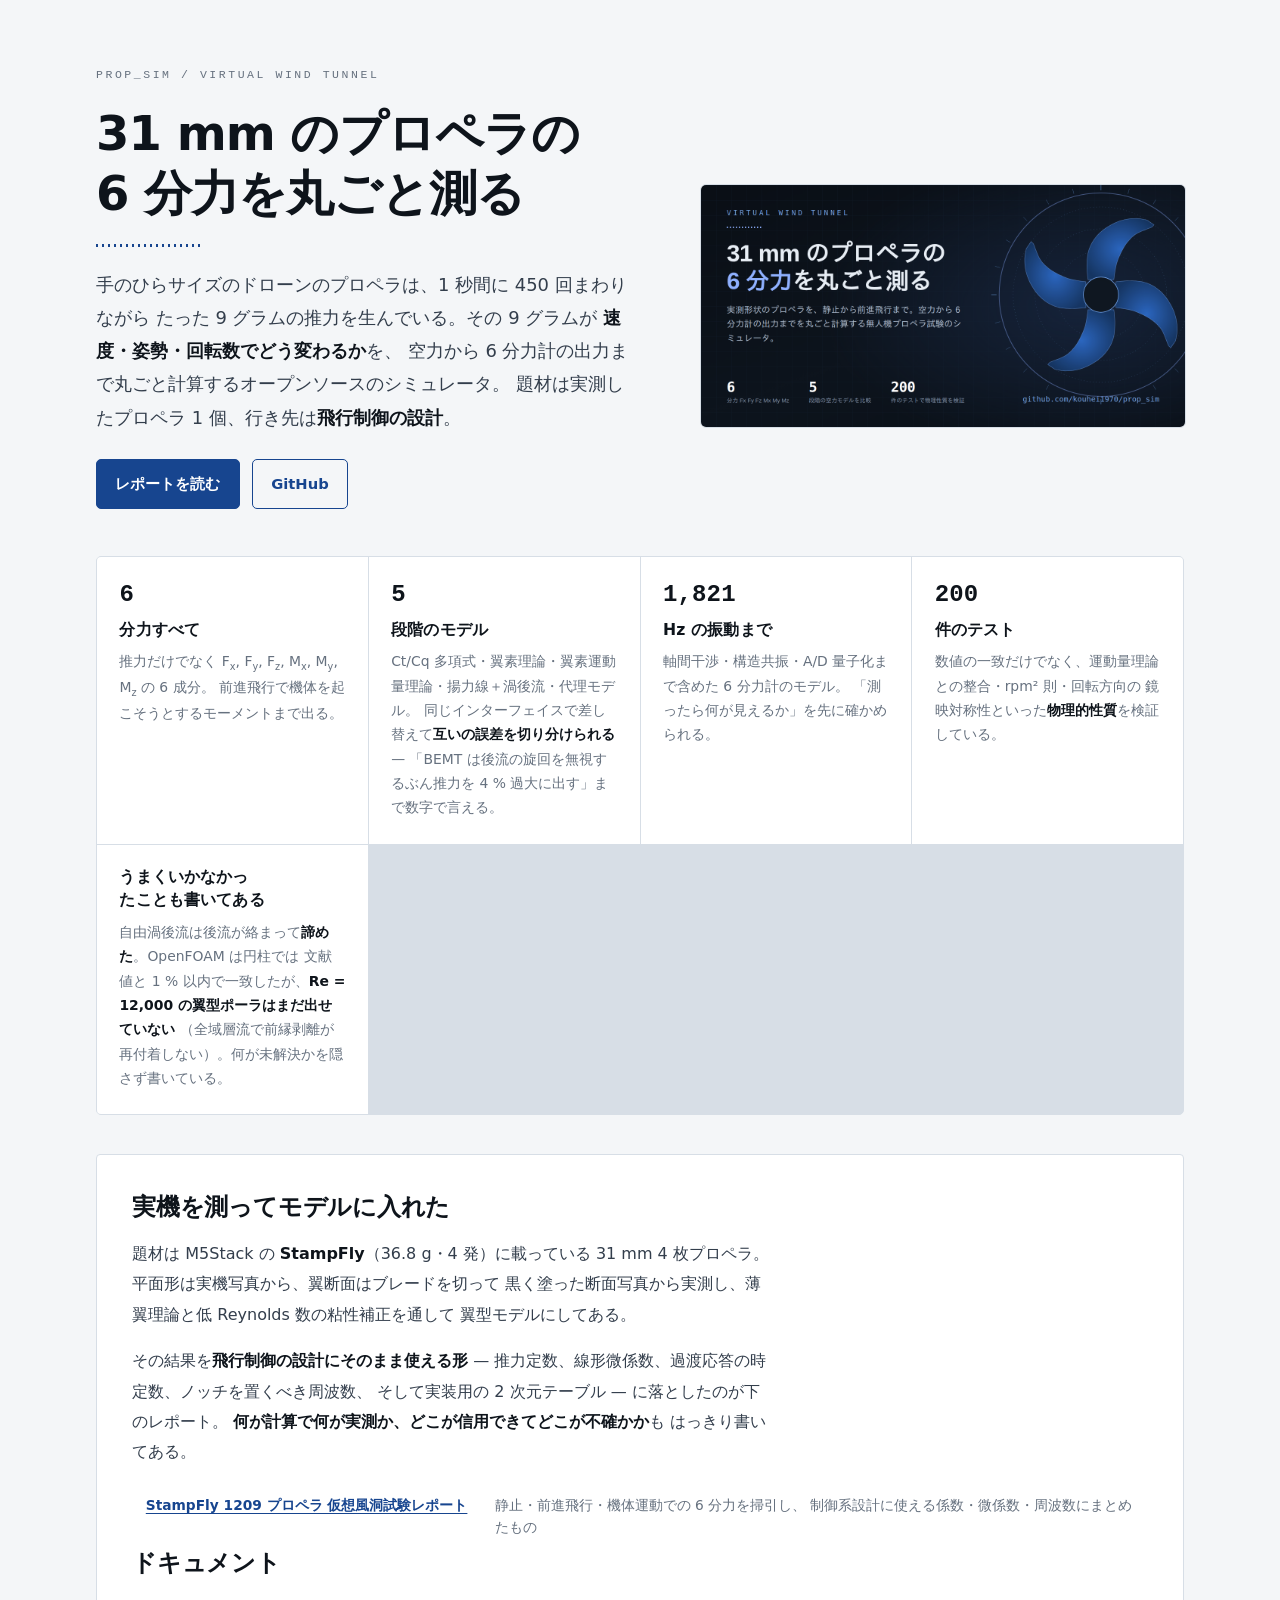
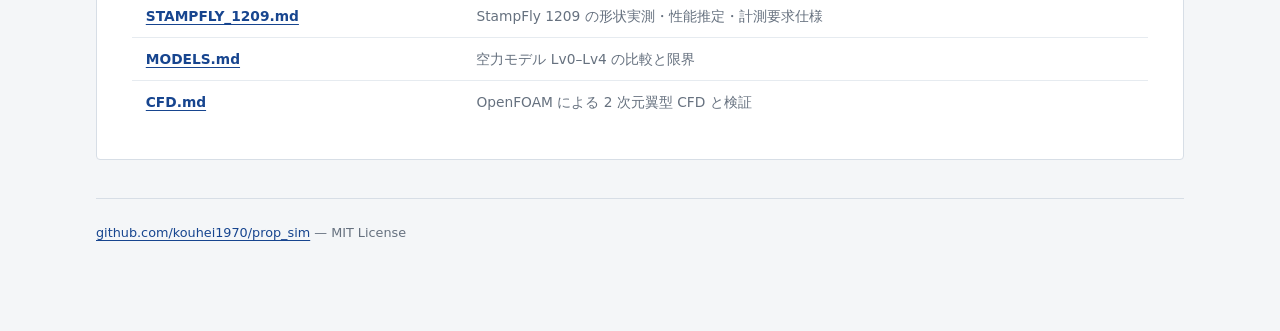
<file: docs/index.html>
<!doctype html>
<html lang="ja">
<head>
<meta charset="utf-8">
<meta name="viewport" content="width=device-width, initial-scale=1">
<title>prop_sim — 31 mm のプロペラの 6 分力を丸ごと測る</title>
<meta name="description" content="手のひらサイズのドローンのプロペラが生む 9 グラムの推力は、速度・姿勢・回転数でどう変わるのか。空力から 6 分力計の出力まで丸ごと計算するオープンソースのシミュレータ。">
<meta property="og:type" content="website">
<meta property="og:title" content="prop_sim — 31 mm のプロペラの 6 分力を丸ごと測る">
<meta property="og:description" content="手のひらサイズのドローンのプロペラが生む 9 グラムの推力は、速度・姿勢・回転数でどう変わるのか。空力から 6 分力計の出力まで丸ごと計算するオープンソースのシミュレータ。">
<meta property="og:image" content="https://kouhei1970.github.io/prop_sim/social/og-card.png">
<meta property="og:url" content="https://kouhei1970.github.io/prop_sim/">
<meta name="twitter:card" content="summary_large_image">
<meta name="twitter:image" content="https://kouhei1970.github.io/prop_sim/social/og-card.png">
<link rel="stylesheet" href="report/style.css">
<style>
  .hero { display:grid; grid-template-columns: minmax(0,1.15fr) minmax(0,1fr);
    gap: clamp(1.5rem,4vw,3rem); align-items:center; }
  @media (max-width: 780px) { .hero { grid-template-columns: minmax(0,1fr); } }
  .hero img { width:100%; height:auto; border-radius:6px;
    border:1px solid var(--rule); }
  .lede { font-size:1.12rem; line-height:1.85; color:var(--ink-2);
    max-width:34rem; }
  .cta { display:flex; flex-wrap:wrap; gap:.75rem; margin-top:1.6rem; }
  .btn { display:inline-block; padding:.62rem 1.15rem; border-radius:5px;
    font-size:.92rem; font-weight:700; text-decoration:none;
    border:1px solid var(--accent); color:var(--accent); }
  .btn.primary { background:var(--accent); color:var(--surface);
    border-color:var(--accent); }
  .cards { display:grid; gap:1px; background:var(--rule);
    grid-template-columns:repeat(auto-fit,minmax(15rem,1fr));
    border:1px solid var(--rule); border-radius:5px; overflow:hidden; }
  .card { background:var(--surface); padding:1.35rem 1.4rem 1.5rem; }
  .card h3 { margin:0 0 .5rem; font-size:.98rem; }
  .card p { margin:0; font-size:.87rem; line-height:1.75; color:var(--muted);
    max-width:none; }
  .card .num { font-family:var(--mono); font-size:1.5rem; font-weight:600;
    color:var(--ink); display:block; margin-bottom:.35rem;
    font-variant-numeric:tabular-nums; }
</style>
</head>
<body>
<main class="wrap">

<header class="masthead">
  <p class="eyebrow">prop_sim / virtual wind tunnel</p>
  <div class="hero">
    <div>
      <h1>31&nbsp;mm のプロペラの<br>6 分力を丸ごと測る</h1>
      <p class="lede">
        手のひらサイズのドローンのプロペラは、1 秒間に 450 回まわりながら
        たった 9 グラムの推力を生んでいる。その 9 グラムが
        <strong>速度・姿勢・回転数でどう変わるか</strong>を、
        空力から 6 分力計の出力まで丸ごと計算するオープンソースのシミュレータ。
        題材は実測したプロペラ 1 個、行き先は<strong>飛行制御の設計</strong>。
      </p>
      <div class="cta">
        <a class="btn primary" href="report/">レポートを読む</a>
        <a class="btn" href="https://github.com/kouhei1970/prop_sim">GitHub</a>
      </div>
    </div>
    <img src="social/og-card.png" alt="prop_sim">
  </div>
</header>

<section class="cards">
  <div class="card">
    <h3><span class="num">6</span>分力すべて</h3>
    <p>推力だけでなく F<sub>x</sub>, F<sub>y</sub>, F<sub>z</sub>,
       M<sub>x</sub>, M<sub>y</sub>, M<sub>z</sub> の 6 成分。
       前進飛行で機体を起こそうとするモーメントまで出る。</p>
  </div>
  <div class="card">
    <h3><span class="num">5</span>段階のモデル</h3>
    <p>Ct/Cq 多項式・翼素理論・翼素運動量理論・揚力線＋渦後流・代理モデル。
       同じインターフェイスで差し替えて<strong>互いの誤差を切り分けられる</strong>
       — 「BEMT は後流の旋回を無視するぶん推力を 4 % 過大に出す」まで数字で言える。</p>
  </div>
  <div class="card">
    <h3><span class="num">1,821</span>Hz の振動まで</h3>
    <p>軸間干渉・構造共振・A/D 量子化まで含めた 6 分力計のモデル。
       「測ったら何が見えるか」を先に確かめられる。</p>
  </div>
  <div class="card">
    <h3><span class="num">200</span>件のテスト</h3>
    <p>数値の一致だけでなく、運動量理論との整合・rpm² 則・回転方向の
       鏡映対称性といった<strong>物理的性質</strong>を検証している。</p>
  </div>
  <div class="card">
    <h3>うまくいかなかったことも書いてある</h3>
    <p>自由渦後流は後流が絡まって<strong>諦めた</strong>。OpenFOAM は円柱では
       文献値と 1 % 以内で一致したが、<strong>Re = 12,000 の翼型ポーラはまだ出せていない</strong>
       （全域層流で前縁剥離が再付着しない）。何が未解決かを隠さず書いている。</p>
  </div>
</section>

<section class="panel">
  <h2>実機を測ってモデルに入れた</h2>
  <p>
    題材は M5Stack の <strong>StampFly</strong>（36.8&nbsp;g・4 発）に載っている
    31&nbsp;mm 4 枚プロペラ。平面形は実機写真から、翼断面はブレードを切って
    黒く塗った断面写真から実測し、薄翼理論と低 Reynolds 数の粘性補正を通して
    翼型モデルにしてある。
  </p>
  <p>
    その結果を<strong>飛行制御の設計にそのまま使える形</strong>
    — 推力定数、線形微係数、過渡応答の時定数、ノッチを置くべき周波数、
    そして実装用の 2 次元テーブル — に落としたのが下のレポート。
    <strong>何が計算で何が実測か、どこが信用できてどこが不確かか</strong>も
    はっきり書いてある。
  </p>
  <table class="data wide">
    <tbody>
      <tr><th><a href="report/">StampFly 1209 プロペラ 仮想風洞試験レポート</a></th>
          <td>静止・前進飛行・機体運動での 6 分力を掃引し、
              制御系設計に使える係数・微係数・周波数にまとめたもの</td></tr>
    </tbody>
  </table>
  <h2>ドキュメント</h2>
  <table class="data wide">
    <tbody>
      <tr><th><a href="https://github.com/kouhei1970/prop_sim/blob/main/docs/STAMPFLY_1209.md">STAMPFLY_1209.md</a></th>
          <td>StampFly 1209 の形状実測・性能推定・計測要求仕様</td></tr>
      <tr><th><a href="https://github.com/kouhei1970/prop_sim/blob/main/docs/MODELS.md">MODELS.md</a></th>
          <td>空力モデル Lv0–Lv4 の比較と限界</td></tr>
      <tr><th><a href="https://github.com/kouhei1970/prop_sim/blob/main/docs/CFD.md">CFD.md</a></th>
          <td>OpenFOAM による 2 次元翼型 CFD と検証</td></tr>
    </tbody>
  </table>
</section>

<footer class="colophon">
  <p><a href="https://github.com/kouhei1970/prop_sim">github.com/kouhei1970/prop_sim</a> — MIT License</p>
</footer>
</main>
</body>
</html>
</file>
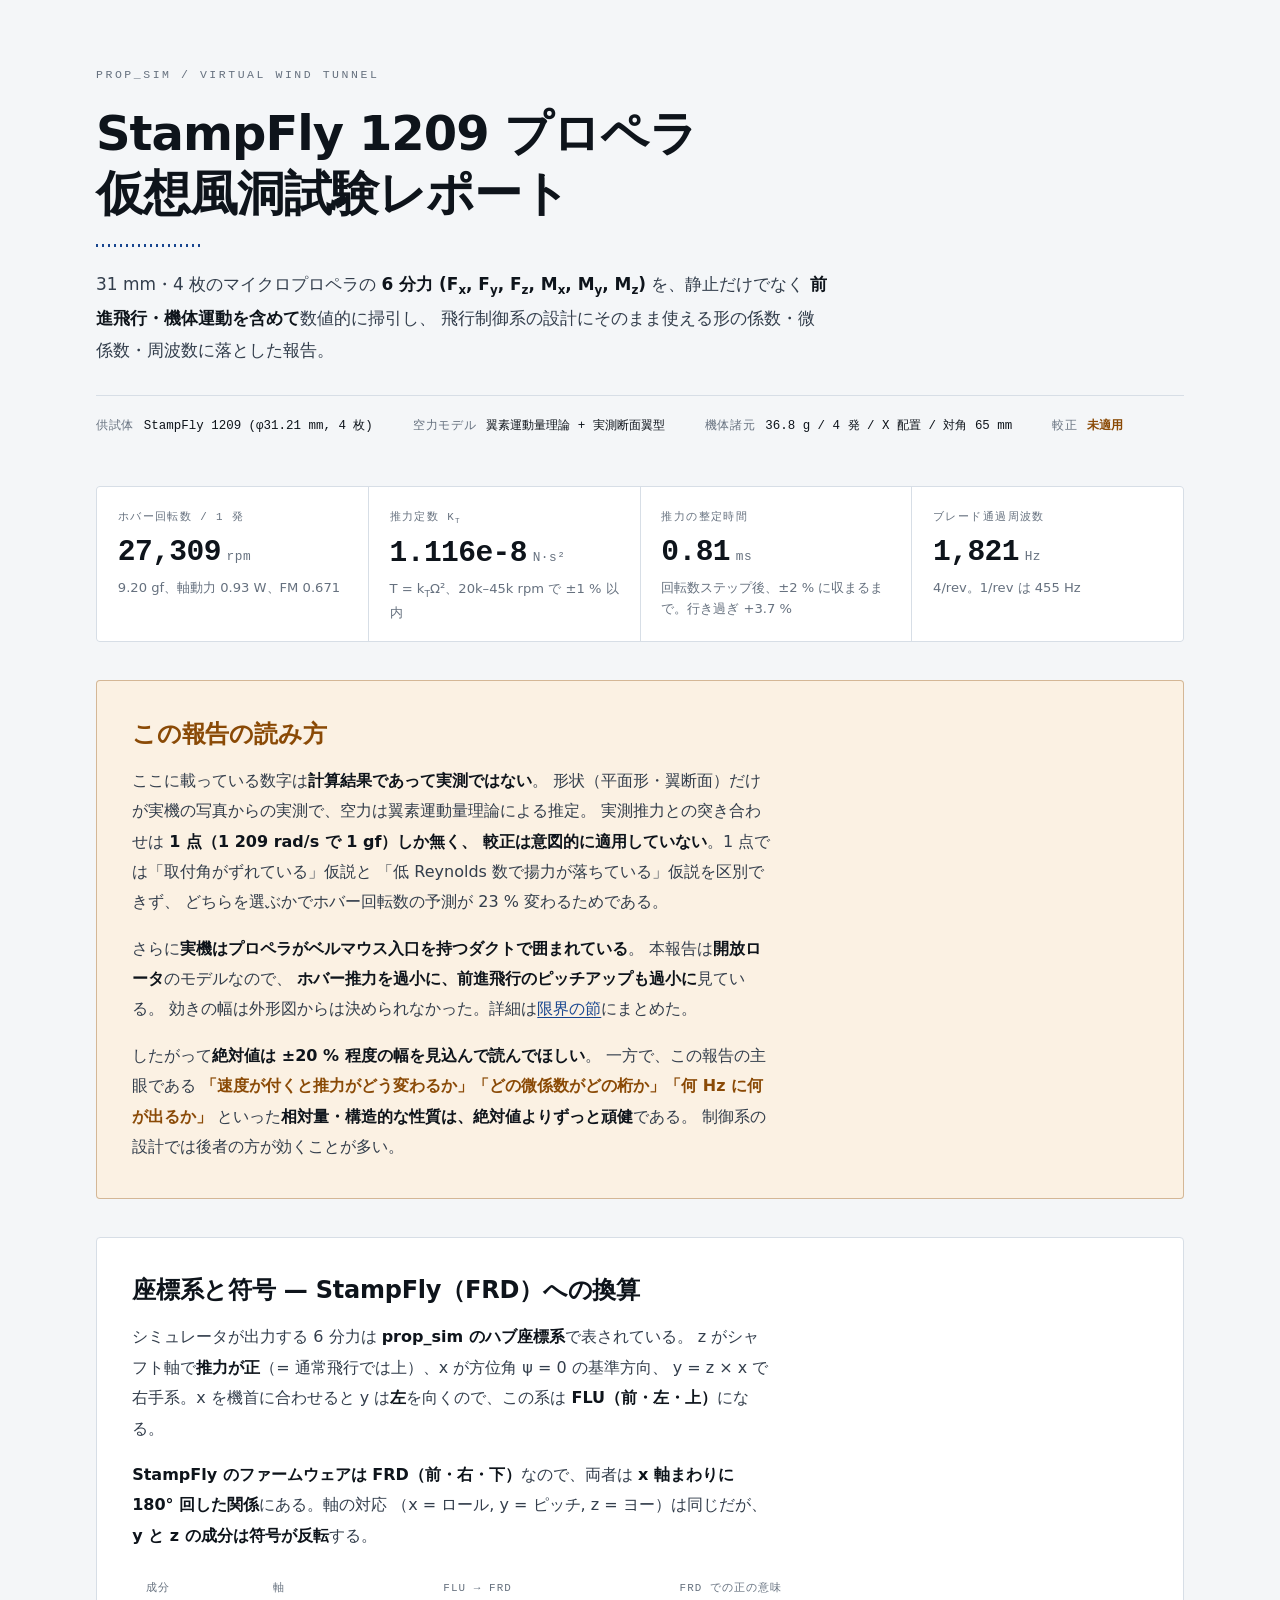
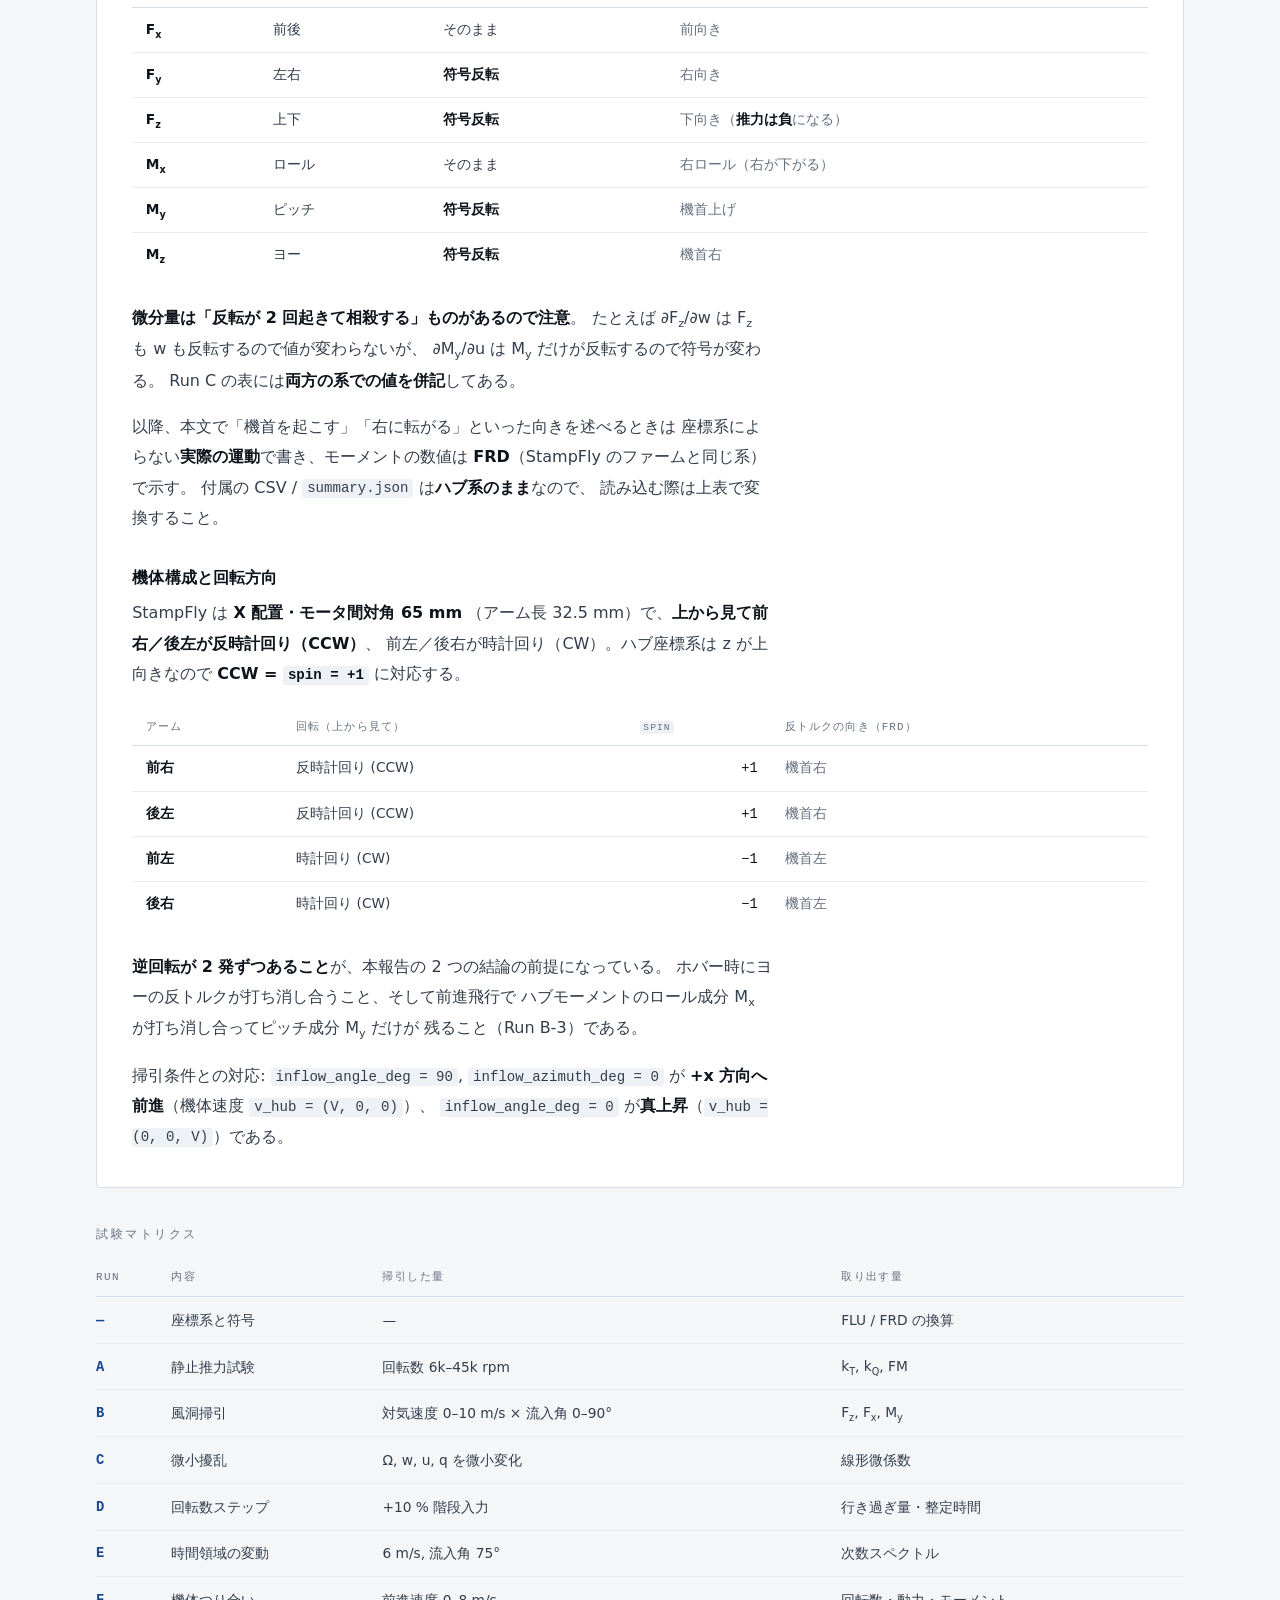
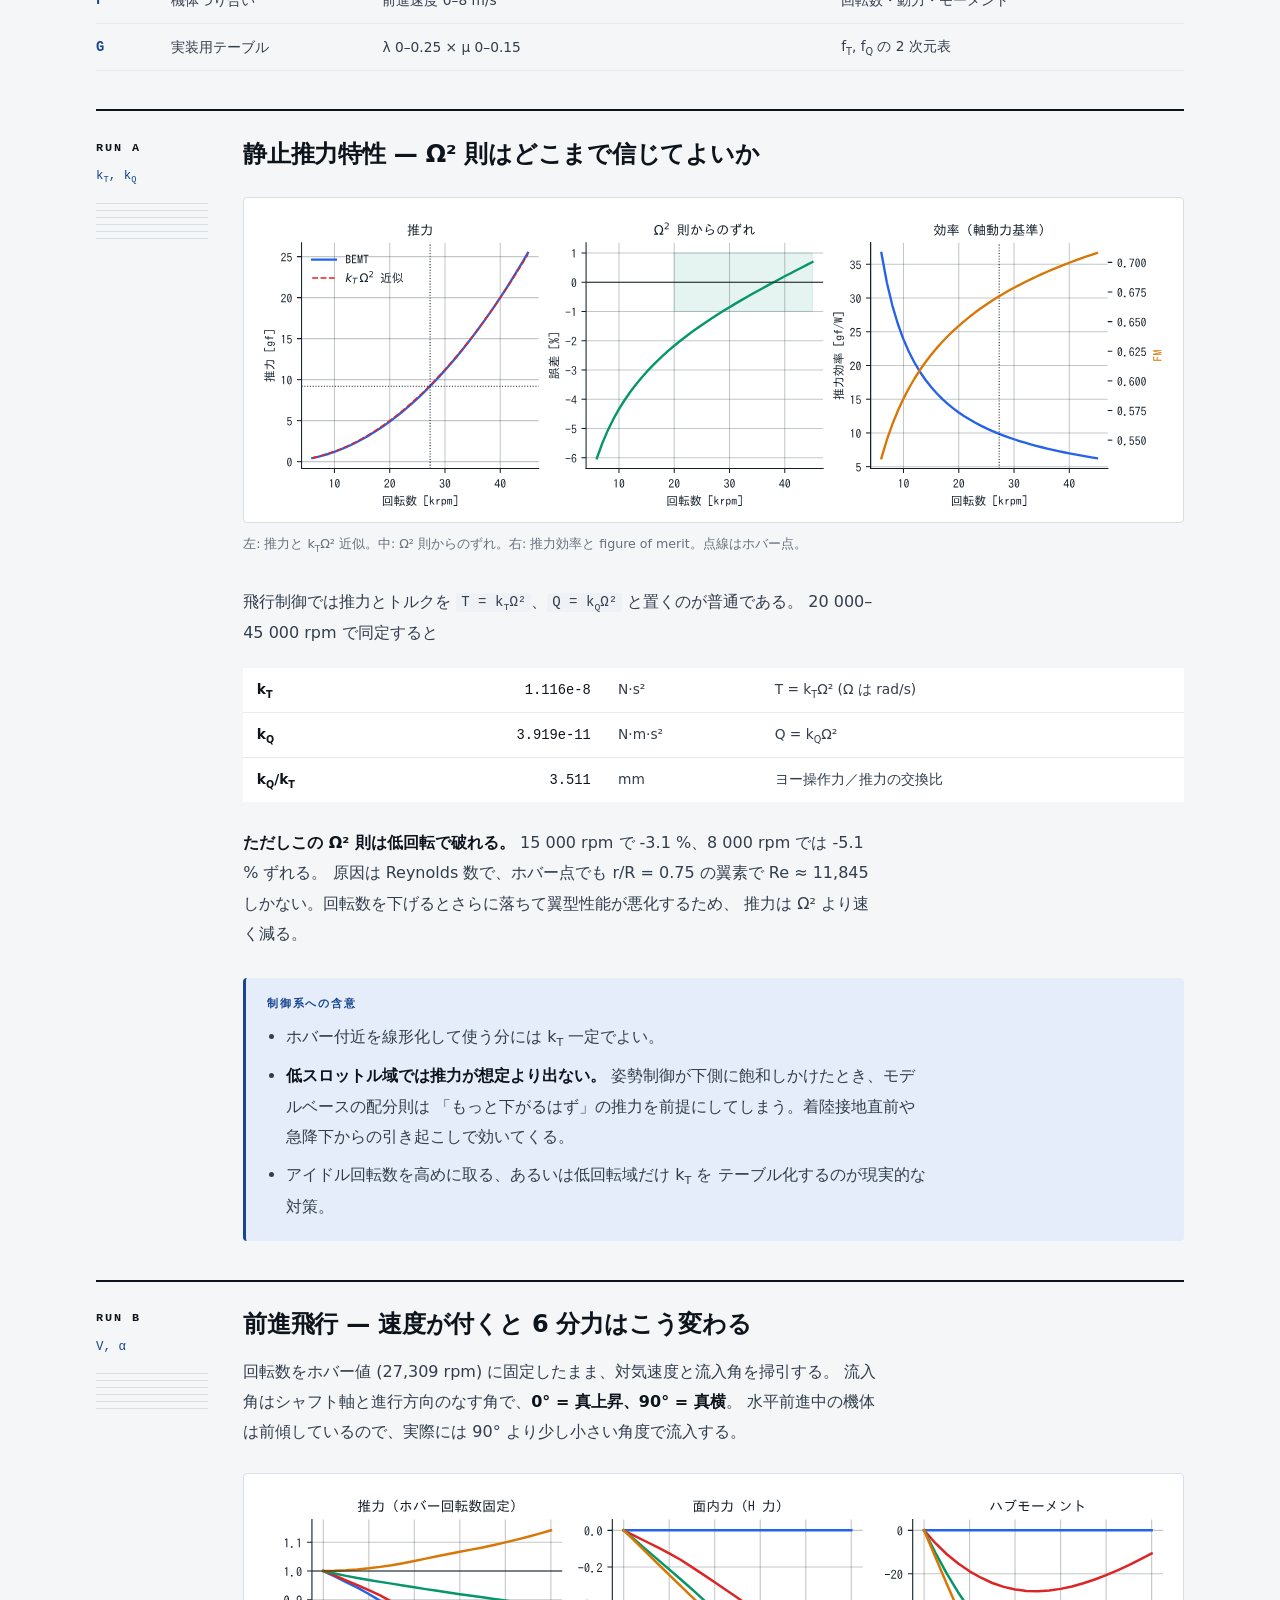
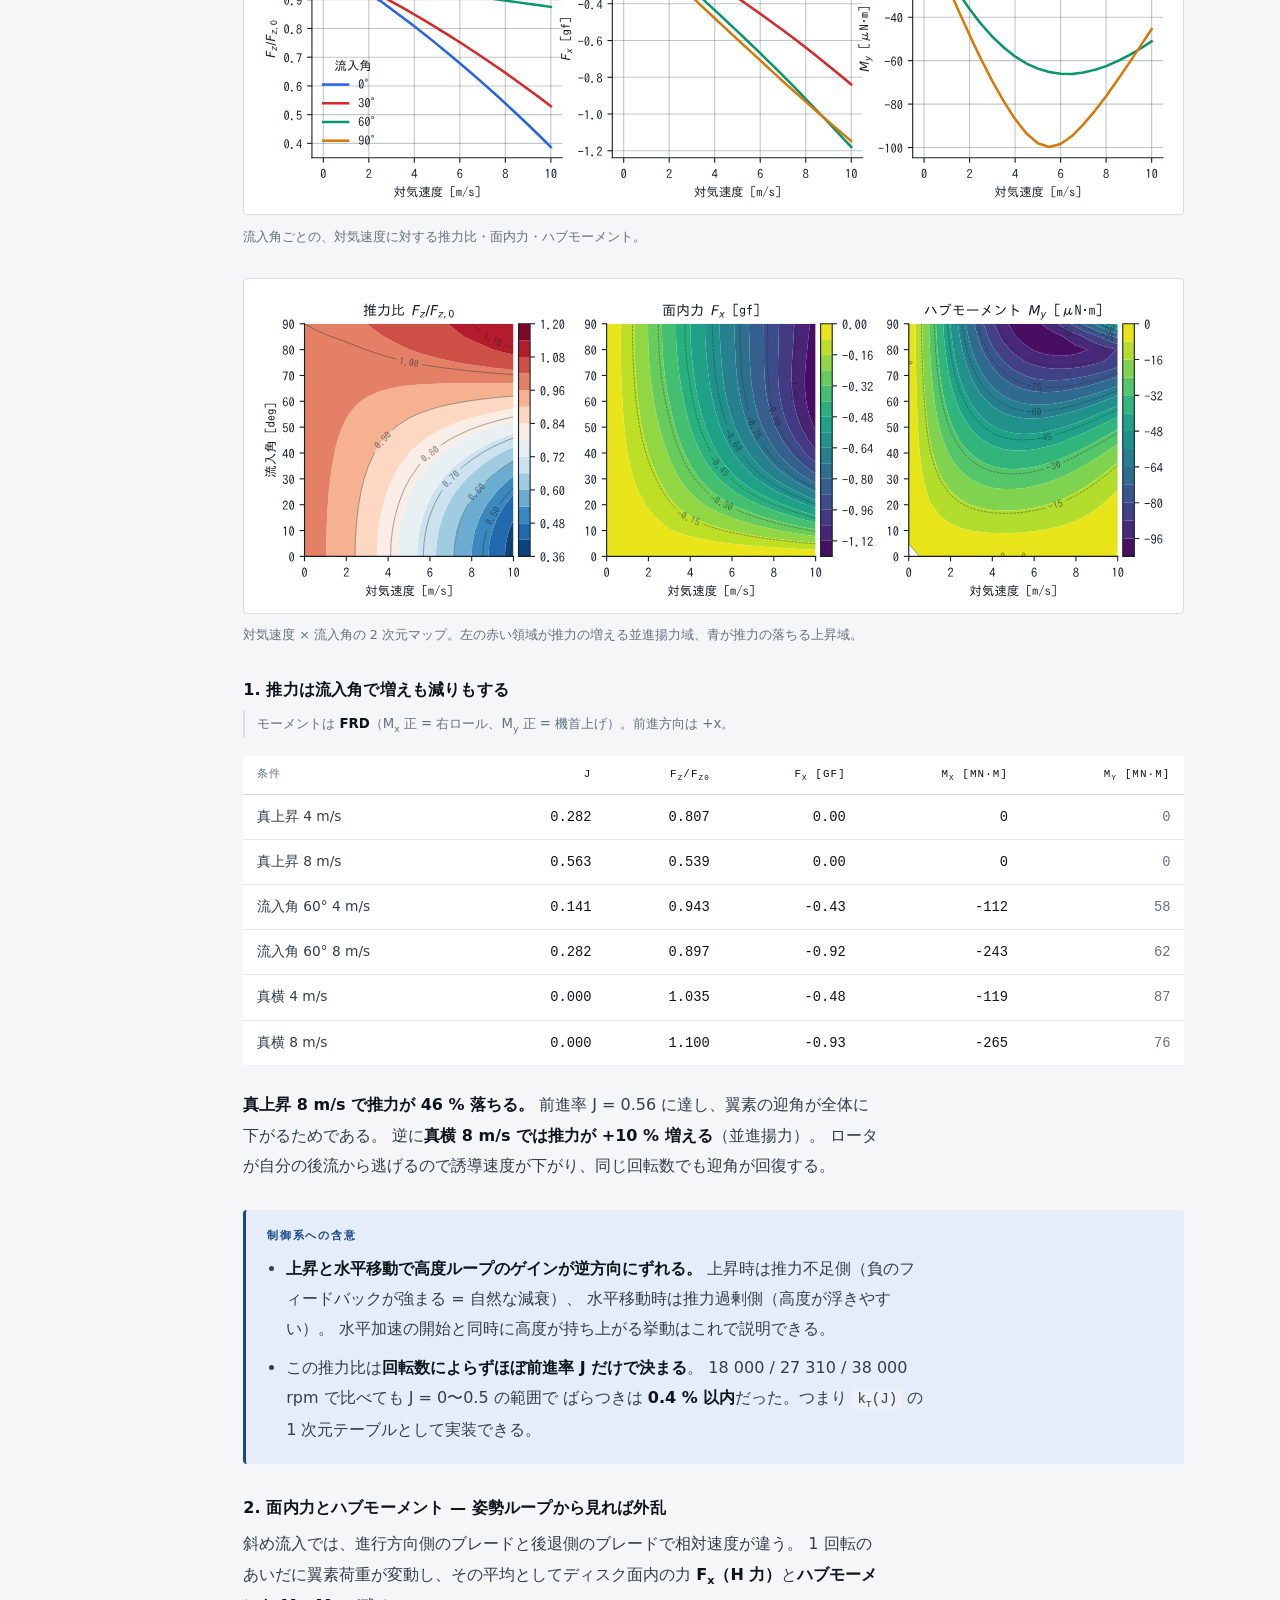
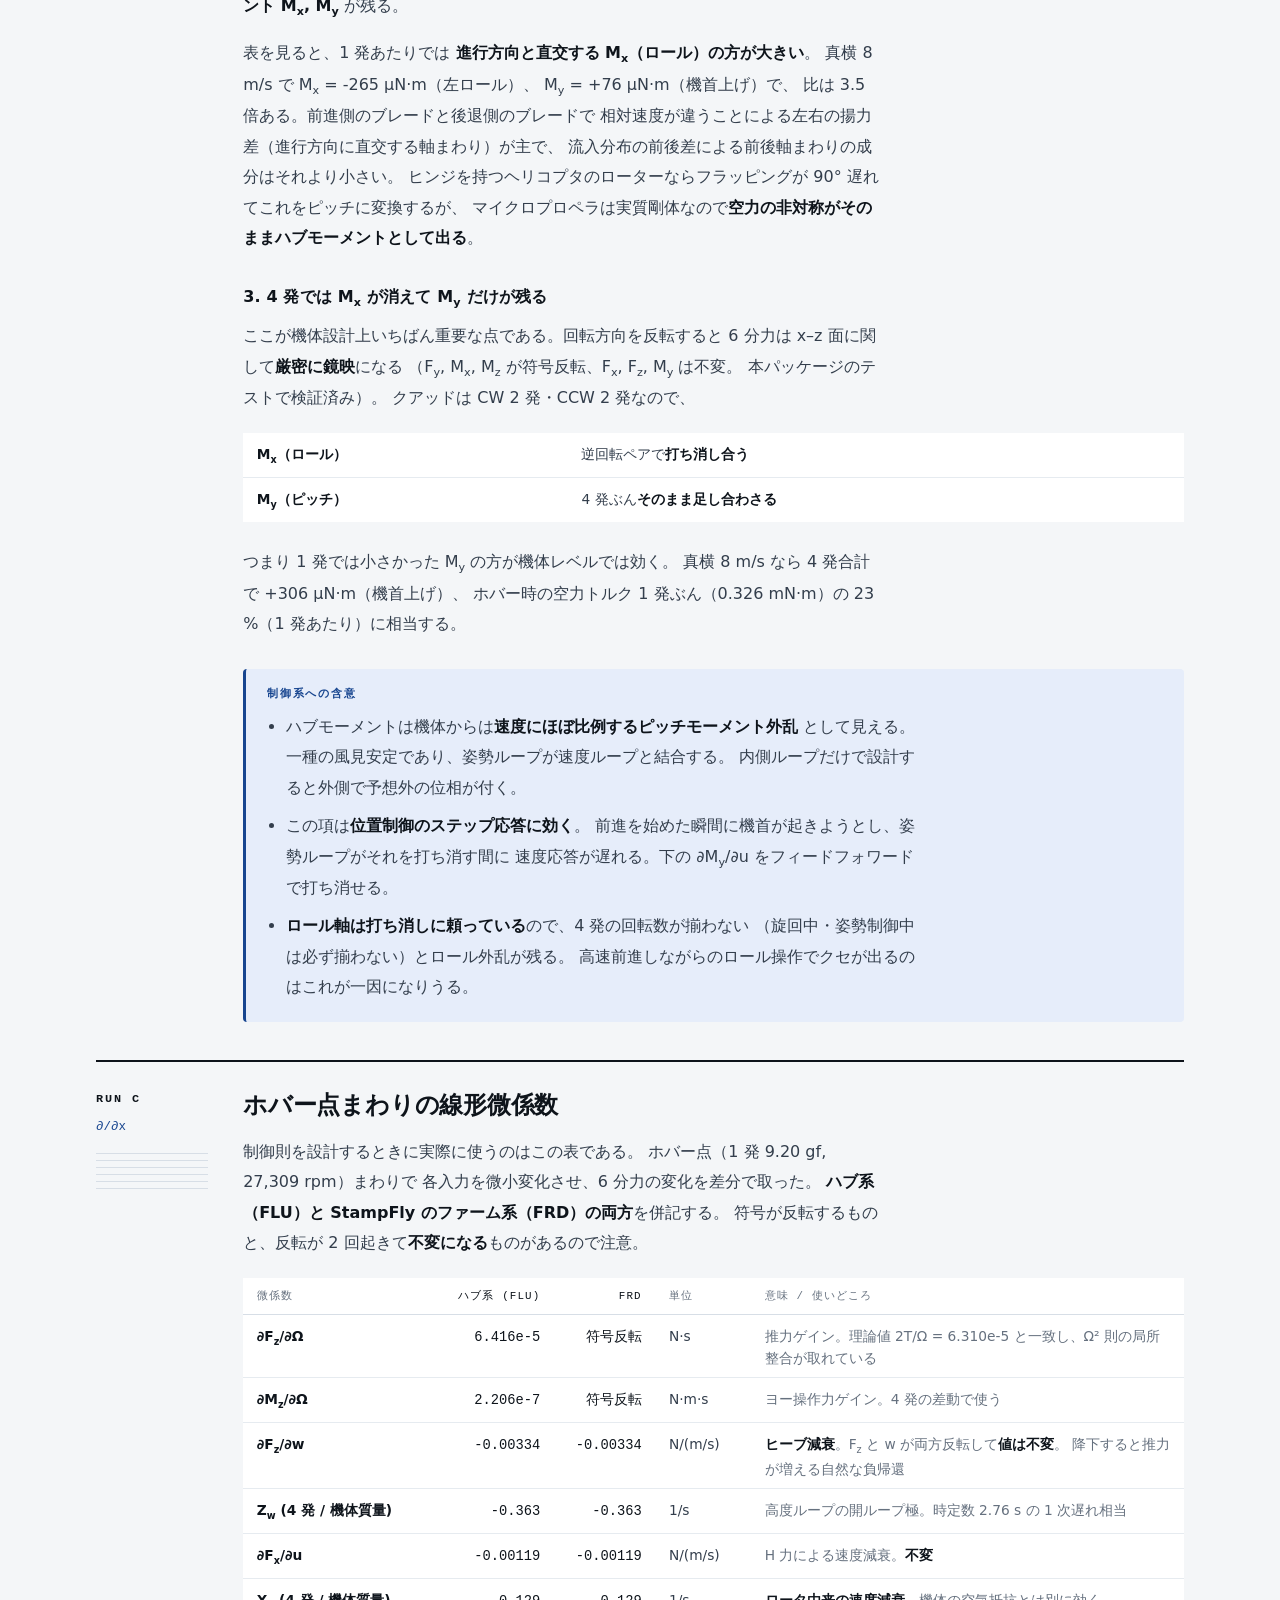
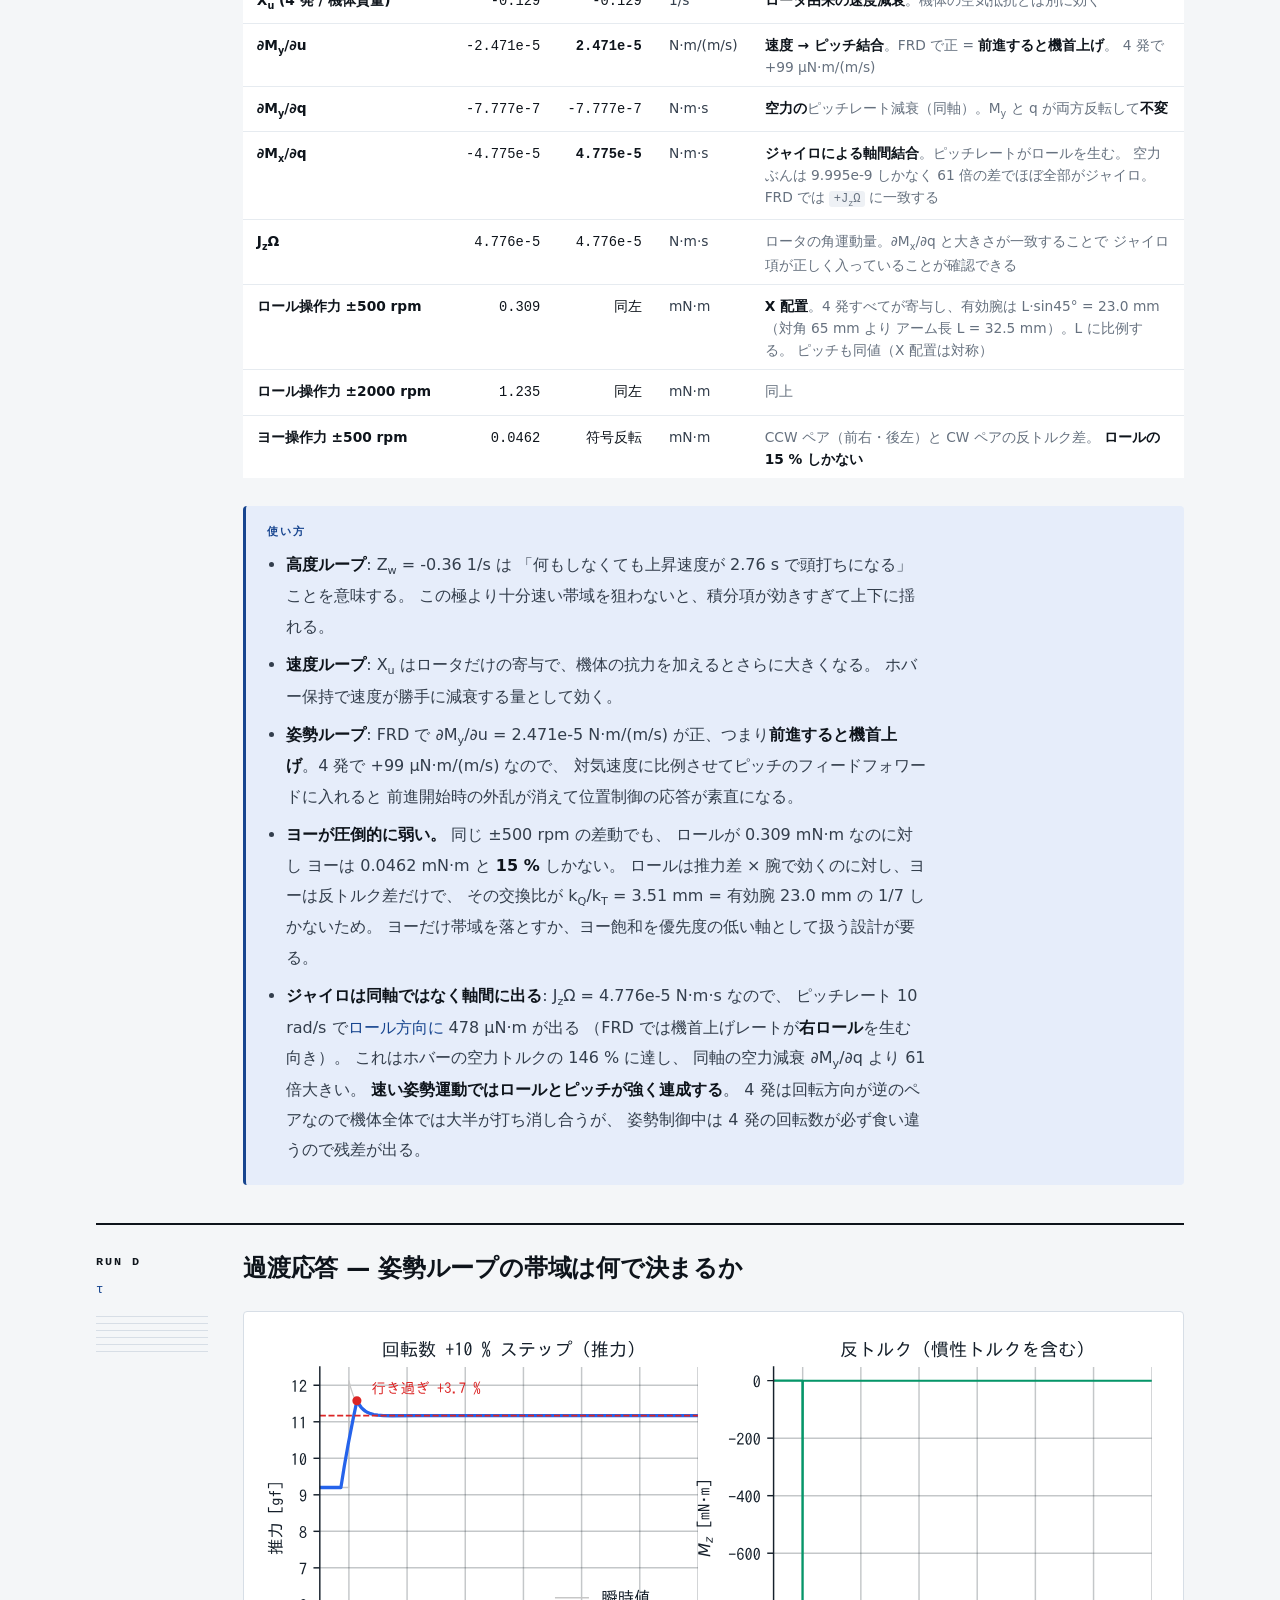
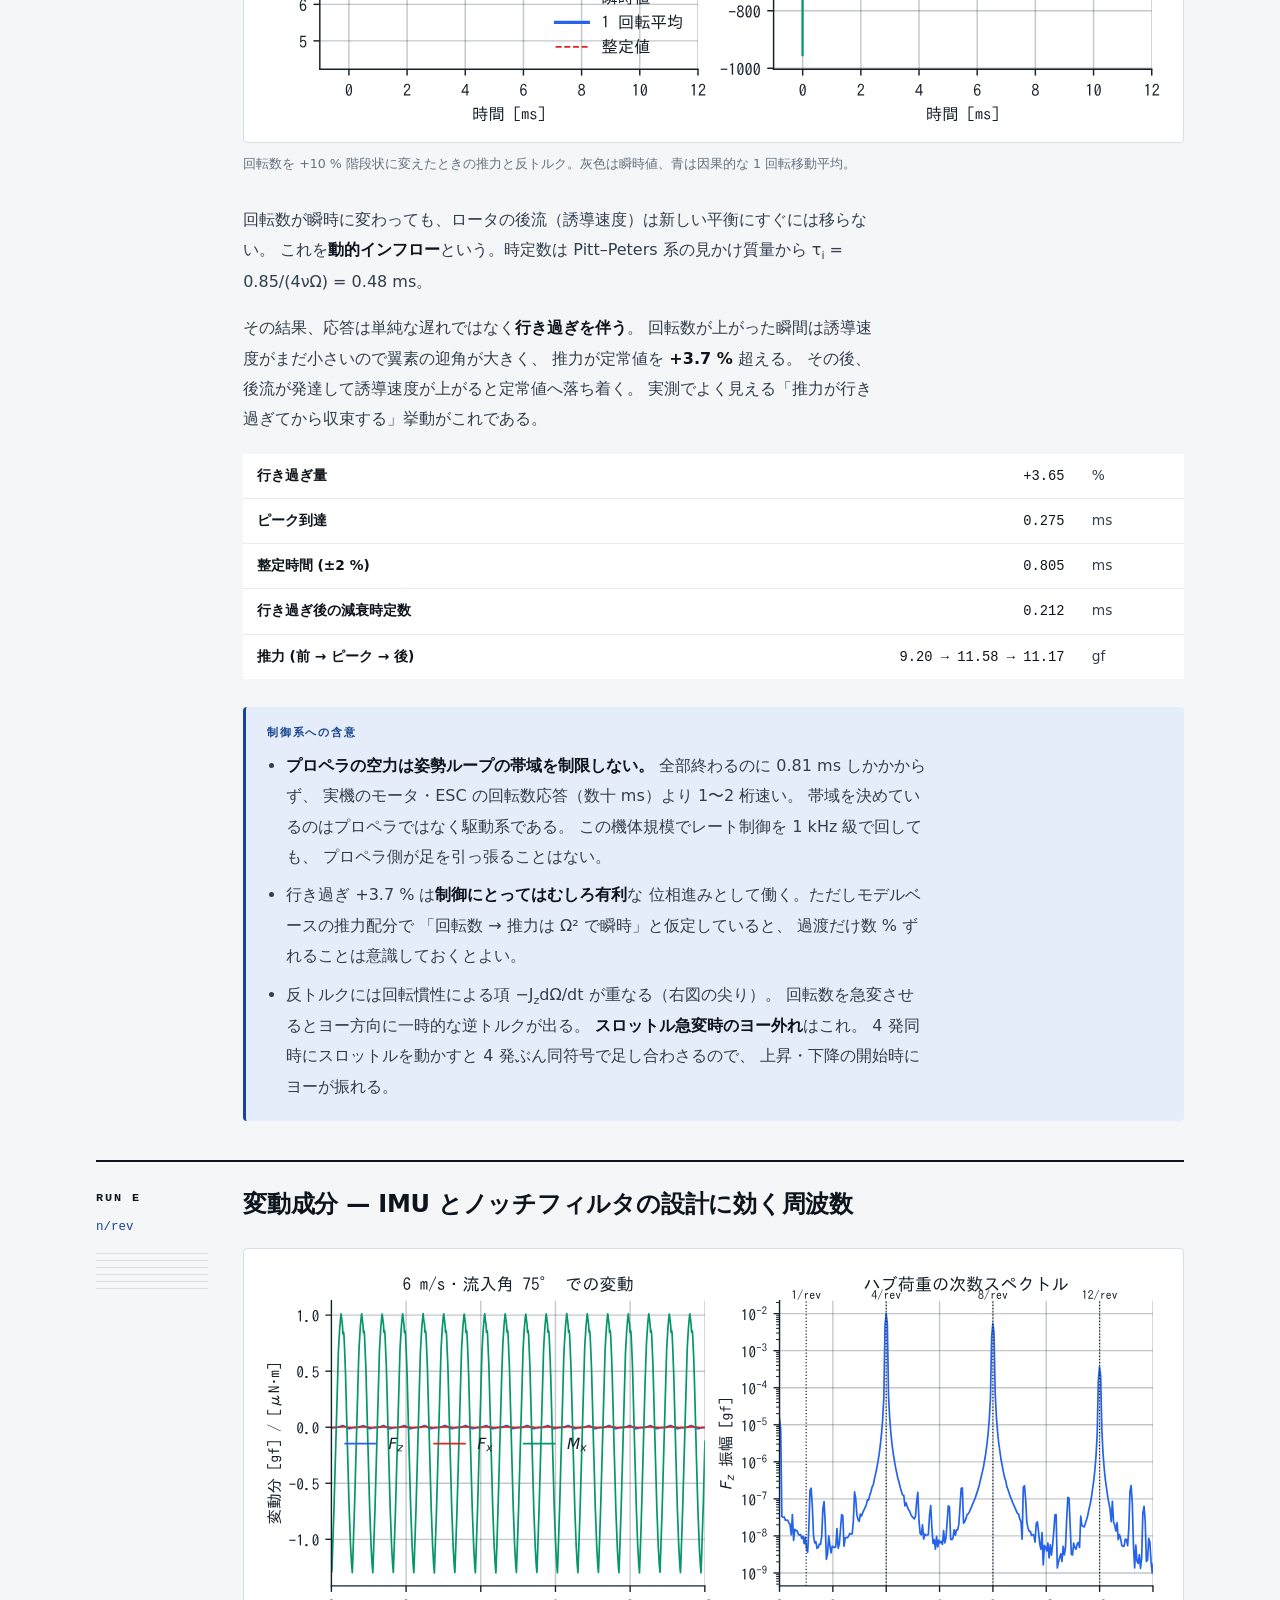
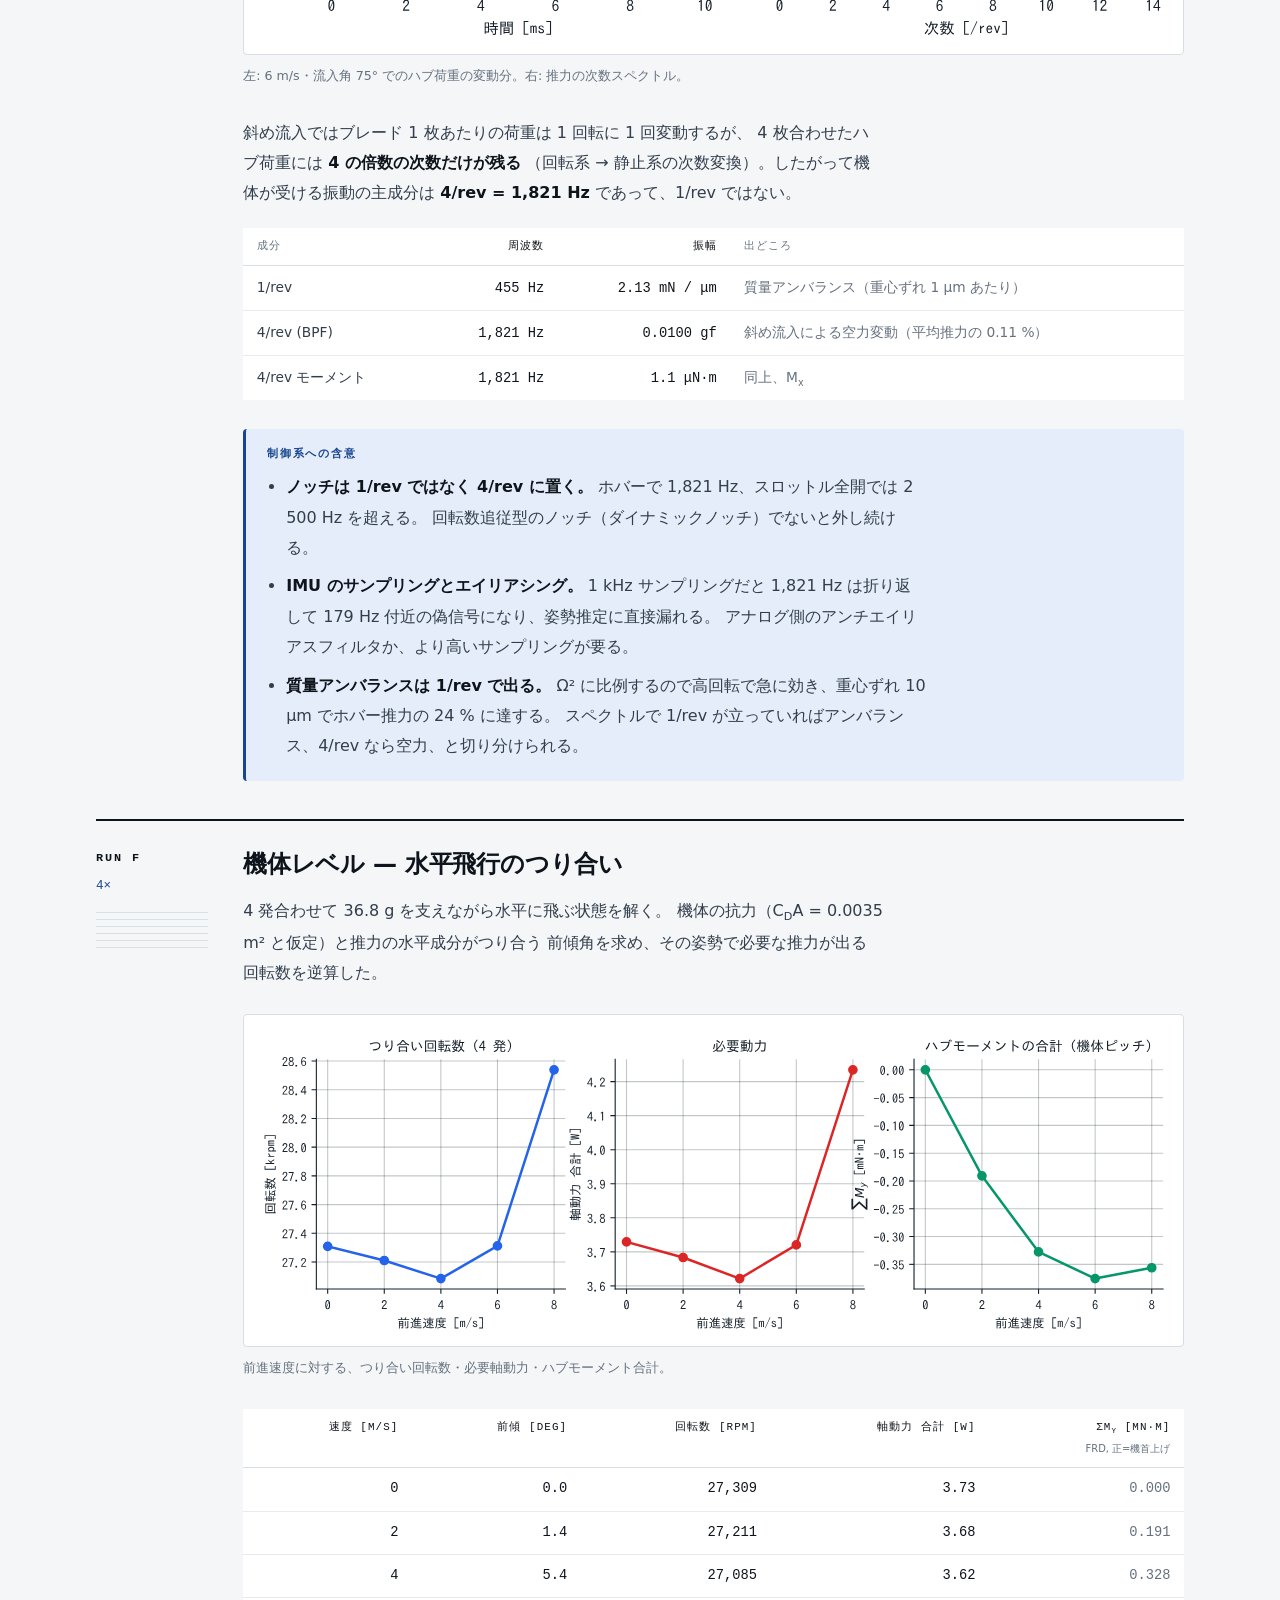
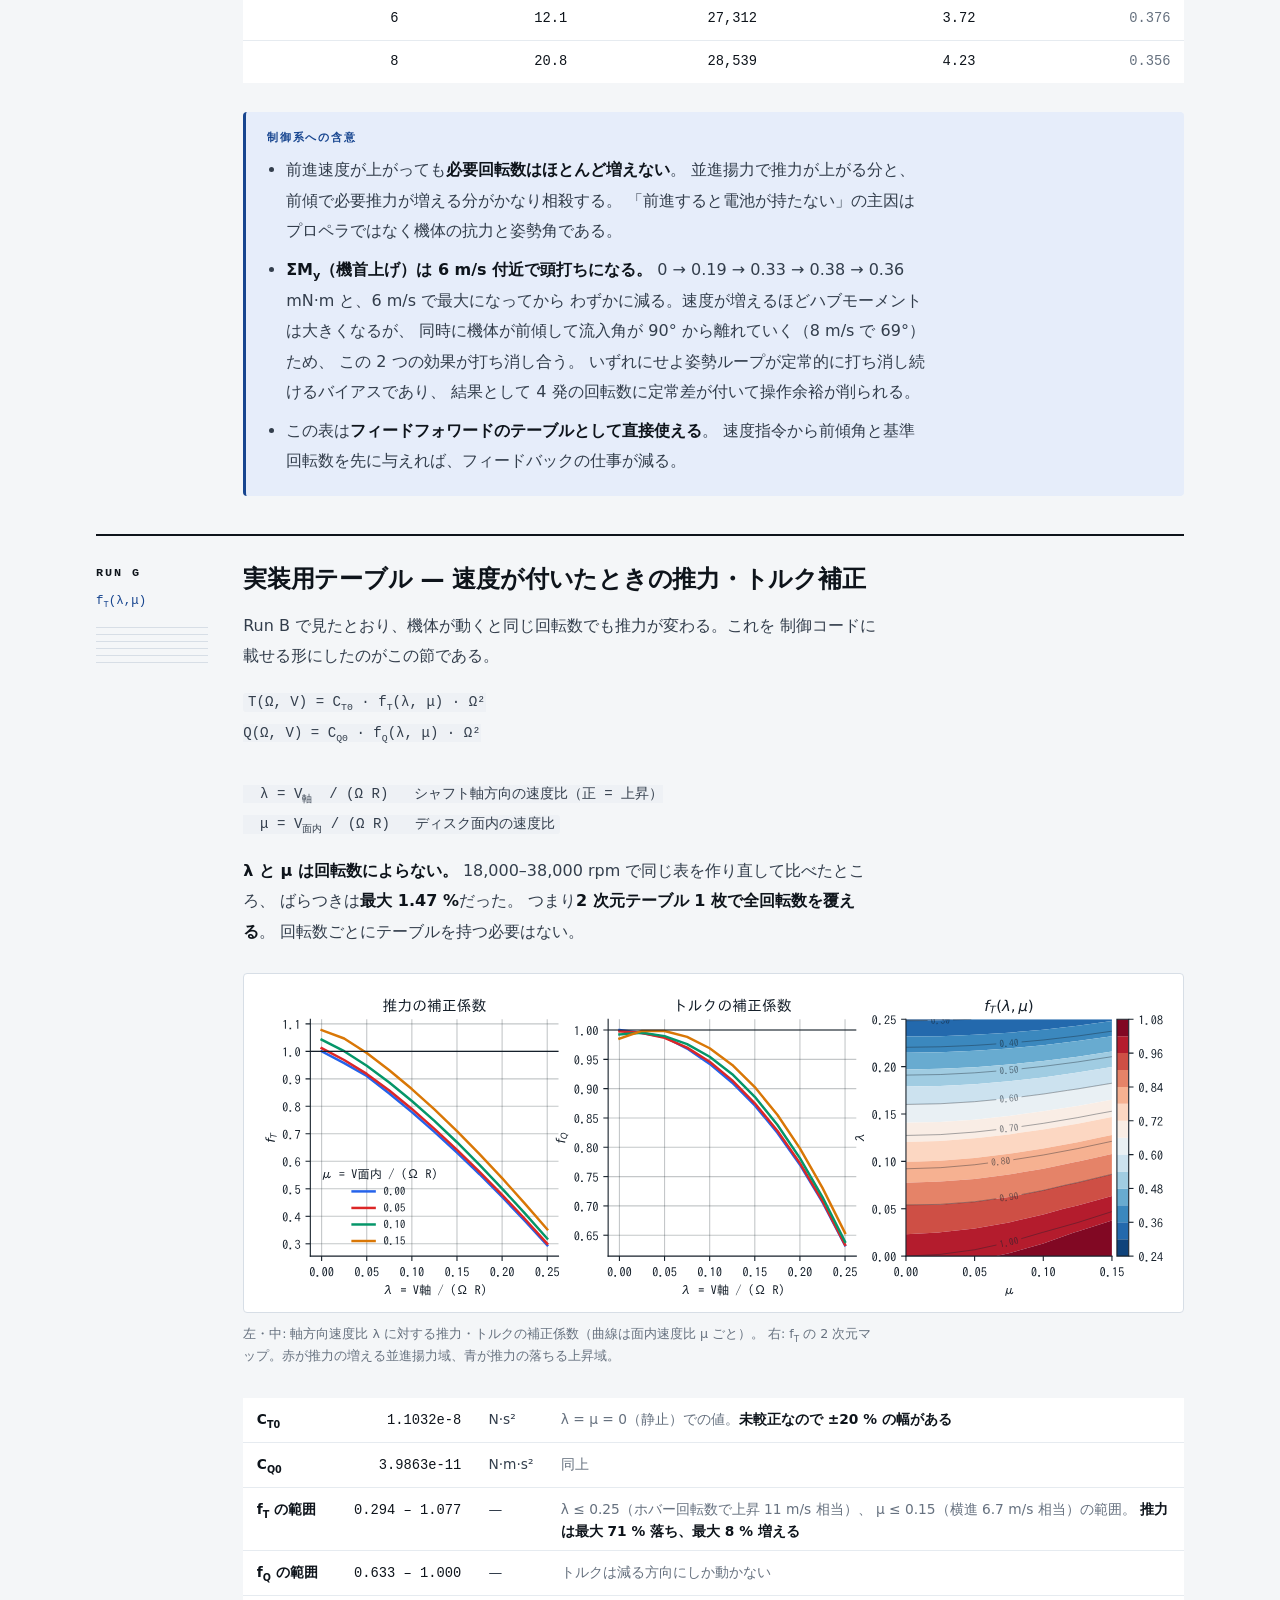
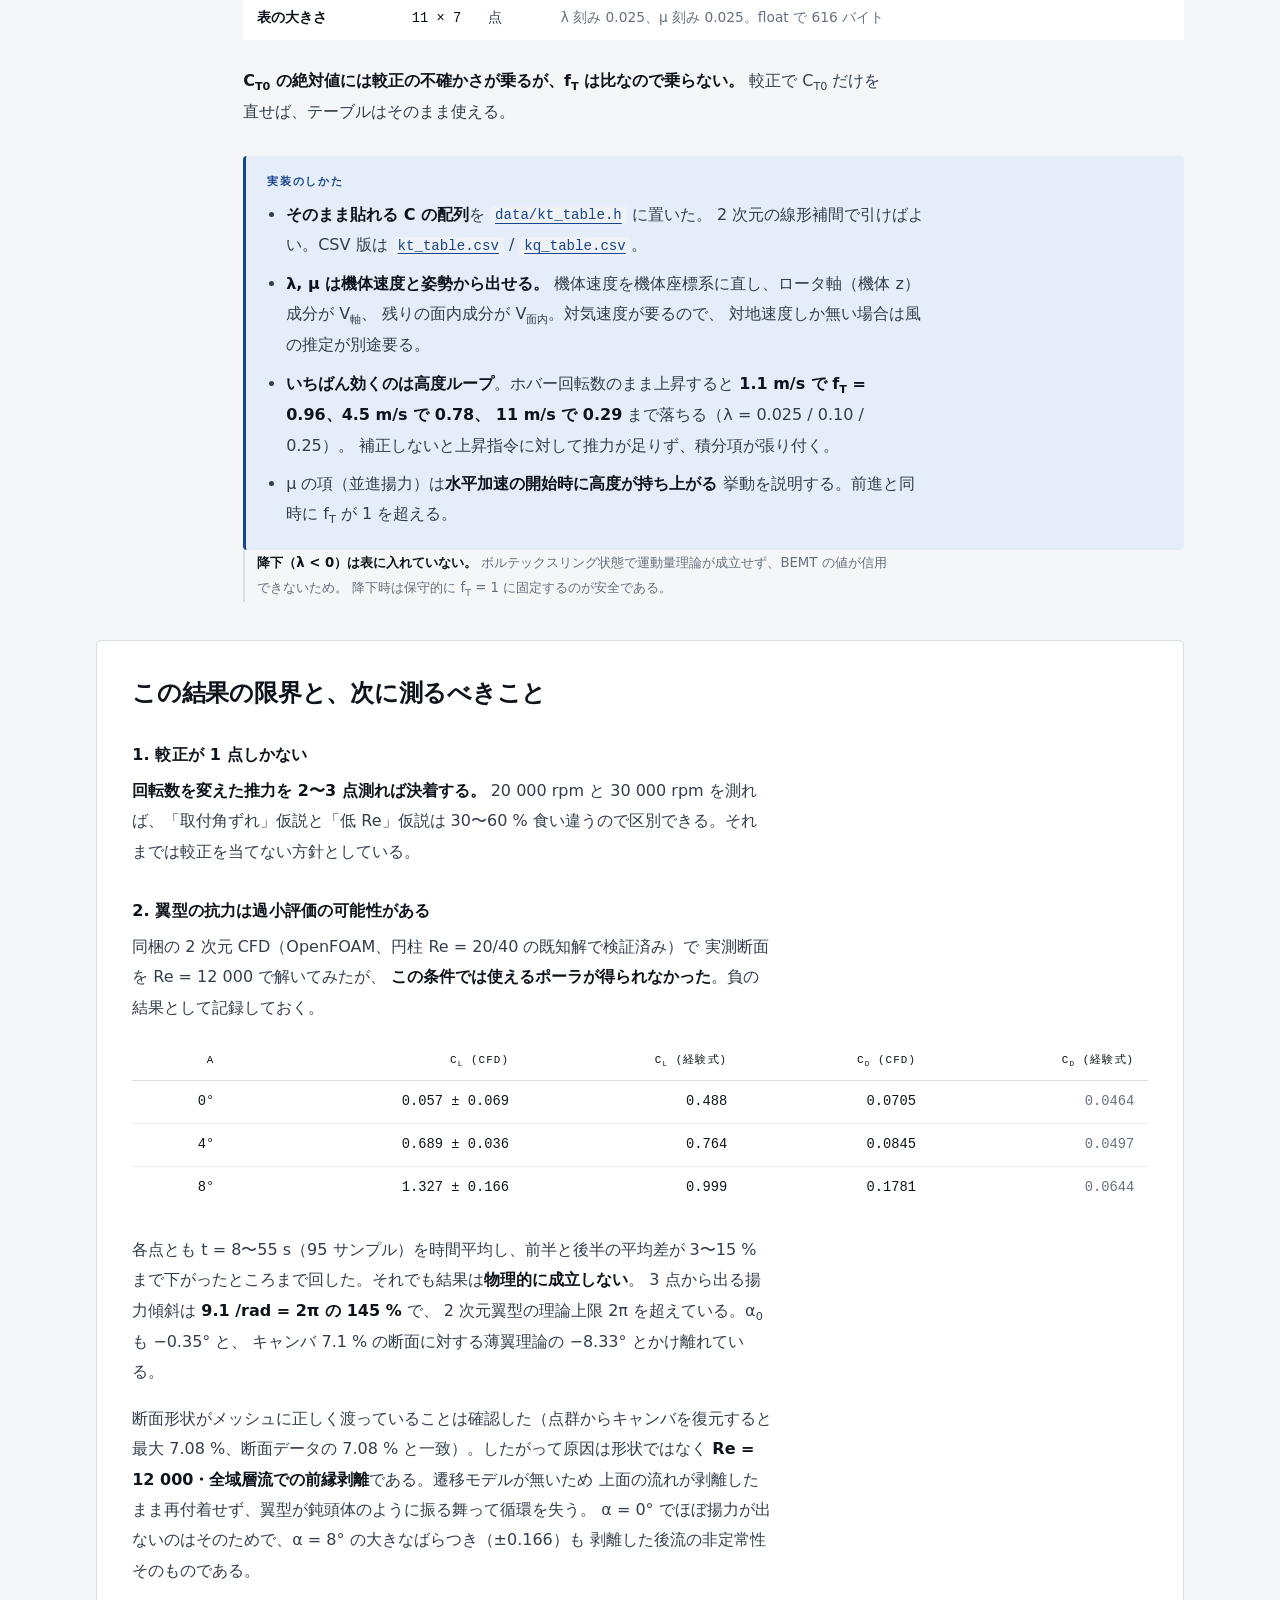
<file: docs/report/index.html>
<!doctype html>
<html lang="ja">
<head>
<meta charset="utf-8">
<meta name="viewport" content="width=device-width, initial-scale=1">
<title>StampFly 1209 プロペラ 仮想風洞試験レポート</title>
<meta name="description" content="31 mm 4 枚マイクロプロペラの 6 分力を静止・前進飛行・機体運動について数値掃引し、飛行制御系の設計に使える係数・微係数・周波数にまとめた報告。">
<meta property="og:title" content="StampFly 1209 プロペラ 仮想風洞試験レポート">
<meta property="og:description" content="31 mm 4 枚マイクロプロペラの 6 分力を静止・前進飛行・機体運動について数値掃引し、飛行制御系の設計に使える係数・微係数・周波数にまとめた報告。">
<meta property="og:type" content="article">
<meta property="og:image" content="https://kouhei1970.github.io/prop_sim/social/og-card.png">
<meta property="og:url" content="https://kouhei1970.github.io/prop_sim/report/">
<meta name="twitter:card" content="summary_large_image">
<meta name="twitter:image" content="https://kouhei1970.github.io/prop_sim/social/og-card.png">
<link rel="stylesheet" href="style.css">
</head>
<body>
<main class="wrap">
<header class="masthead">
  <p class="eyebrow">prop_sim / virtual wind tunnel</p>
  <h1>StampFly 1209 プロペラ<br>仮想風洞試験レポート</h1>
  <p class="deck">
    31&nbsp;mm・4 枚のマイクロプロペラの <strong>6 分力 (F<sub>x</sub>, F<sub>y</sub>, F<sub>z</sub>,
    M<sub>x</sub>, M<sub>y</sub>, M<sub>z</sub>)</strong> を、静止だけでなく
    <strong>前進飛行・機体運動を含めて</strong>数値的に掃引し、
    飛行制御系の設計にそのまま使える形の係数・微係数・周波数に落とした報告。
  </p>
  <dl class="meta">
    <div><dt>供試体</dt><dd>StampFly 1209 (φ31.21&nbsp;mm, 4 枚)</dd></div>
    <div><dt>空力モデル</dt><dd>翼素運動量理論 + 実測断面翼型</dd></div>
    <div><dt>機体諸元</dt><dd>36.8&nbsp;g / 4 発 / X 配置 / 対角 65&nbsp;mm</dd></div>
    <div><dt>較正</dt><dd class="flag">未適用</dd></div>
  </dl>
</header>

<section class="readouts" aria-label="主要な結果">
  <div class="readout">
    <p class="k">ホバー回転数 / 1 発</p>
    <p class="v">27,309<span class="u">rpm</span></p>
    <p class="n">9.20 gf、軸動力 0.93 W、FM 0.671</p>
  </div>
  <div class="readout">
    <p class="k">推力定数 k<sub>T</sub></p>
    <p class="v">1.116e-8<span class="u">N·s²</span></p>
    <p class="n">T = k<sub>T</sub>Ω²、20k–45k rpm で ±1 % 以内</p>
  </div>
  <div class="readout">
    <p class="k">推力の整定時間</p>
    <p class="v">0.81<span class="u">ms</span></p>
    <p class="n">回転数ステップ後、±2 % に収まるまで。行き過ぎ +3.7 %</p>
  </div>
  <div class="readout">
    <p class="k">ブレード通過周波数</p>
    <p class="v">1,821<span class="u">Hz</span></p>
    <p class="n">4/rev。1/rev は 455 Hz</p>
  </div>
</section>

<section class="panel caution">
  <h2>この報告の読み方</h2>
  <p>
    ここに載っている数字は<strong>計算結果であって実測ではない</strong>。
    形状（平面形・翼断面）だけが実機の写真からの実測で、空力は翼素運動量理論による推定。
    実測推力との突き合わせは <strong>1 点（1&nbsp;209&nbsp;rad/s で 1&nbsp;gf）しか無く、
    較正は意図的に適用していない</strong>。1 点では「取付角がずれている」仮説と
    「低 Reynolds 数で揚力が落ちている」仮説を区別できず、
    どちらを選ぶかでホバー回転数の予測が 23 % 変わるためである。
  </p>
  <p>
    さらに<strong>実機はプロペラがベルマウス入口を持つダクトで囲まれている</strong>。
    本報告は<strong>開放ロータ</strong>のモデルなので、
    <strong>ホバー推力を過小に、前進飛行のピッチアップも過小に</strong>見ている。
    効きの幅は外形図からは決められなかった。詳細は<a href="#limits">限界の節</a>にまとめた。
  </p>
  <p>
    したがって<strong>絶対値は ±20 % 程度の幅を見込んで読んでほしい</strong>。
    一方で、この報告の主眼である
    <em>「速度が付くと推力がどう変わるか」「どの微係数がどの桁か」「何 Hz に何が出るか」</em>
    といった<strong>相対量・構造的な性質は、絶対値よりずっと頑健</strong>である。
    制御系の設計では後者の方が効くことが多い。
  </p>
</section>

<section class="panel" id="frame">
  <h2>座標系と符号 — StampFly（FRD）への換算</h2>
  <p>
    シミュレータが出力する 6 分力は <strong>prop_sim のハブ座標系</strong>で表されている。
    z がシャフト軸で<strong>推力が正</strong>（= 通常飛行では上）、x が方位角 ψ = 0 の基準方向、
    y = z × x で右手系。x を機首に合わせると y は<strong>左</strong>を向くので、この系は
    <strong>FLU（前・左・上）</strong>になる。
  </p>
  <p>
    <strong>StampFly のファームウェアは FRD（前・右・下）</strong>なので、両者は
    <strong>x 軸まわりに 180° 回した関係</strong>にある。軸の対応
    （x = ロール, y = ピッチ, z = ヨー）は同じだが、<strong>y と z の成分は符号が反転</strong>する。
  </p>
  <div class="table-scroll"><table class="data wide">
    <thead><tr><th>成分</th><th>軸</th><th>FLU → FRD</th><th>FRD での正の意味</th></tr></thead>
    <tbody>
      <tr><th>F<sub>x</sub></th><td>前後</td><td>そのまま</td><td>前向き</td></tr>
      <tr><th>F<sub>y</sub></th><td>左右</td><td><strong>符号反転</strong></td><td>右向き</td></tr>
      <tr><th>F<sub>z</sub></th><td>上下</td><td><strong>符号反転</strong></td><td>下向き（<strong>推力は負</strong>になる）</td></tr>
      <tr><th>M<sub>x</sub></th><td>ロール</td><td>そのまま</td><td>右ロール（右が下がる）</td></tr>
      <tr><th>M<sub>y</sub></th><td>ピッチ</td><td><strong>符号反転</strong></td><td>機首上げ</td></tr>
      <tr><th>M<sub>z</sub></th><td>ヨー</td><td><strong>符号反転</strong></td><td>機首右</td></tr>
    </tbody>
  </table></div>
  <p>
    <strong>微分量は「反転が 2 回起きて相殺する」ものがあるので注意</strong>。
    たとえば ∂F<sub>z</sub>/∂w は F<sub>z</sub> も w も反転するので値が変わらないが、
    ∂M<sub>y</sub>/∂u は M<sub>y</sub> だけが反転するので符号が変わる。
    Run C の表には<strong>両方の系での値を併記</strong>してある。
  </p>
  <p>
    以降、本文で「機首を起こす」「右に転がる」といった向きを述べるときは
    座標系によらない<strong>実際の運動</strong>で書き、モーメントの数値は
    <strong>FRD</strong>（StampFly のファームと同じ系）で示す。
    付属の CSV / <code>summary.json</code> は<strong>ハブ系のまま</strong>なので、
    読み込む際は上表で変換すること。
  </p>
  <h3>機体構成と回転方向</h3>
  <p>
    StampFly は <strong>X 配置・モータ間対角 65 mm</strong>
    （アーム長 32.5 mm）で、<strong>上から見て前右／後左が反時計回り（CCW）</strong>、
    前左／後右が時計回り（CW）。ハブ座標系は z が上向きなので
    <strong>CCW = <code>spin = +1</code></strong> に対応する。
  </p>
  <div class="table-scroll"><table class="data wide">
    <thead><tr><th>アーム</th><th>回転（上から見て）</th><th><code>spin</code></th><th>反トルクの向き（FRD）</th></tr></thead>
    <tbody>
      <tr><th>前右</th><td>反時計回り (CCW)</td><td class="num">+1</td><td>機首右</td></tr>
      <tr><th>後左</th><td>反時計回り (CCW)</td><td class="num">+1</td><td>機首右</td></tr>
      <tr><th>前左</th><td>時計回り (CW)</td><td class="num">−1</td><td>機首左</td></tr>
      <tr><th>後右</th><td>時計回り (CW)</td><td class="num">−1</td><td>機首左</td></tr>
    </tbody>
  </table></div>
  <p>
    <strong>逆回転が 2 発ずつあること</strong>が、本報告の 2 つの結論の前提になっている。
    ホバー時にヨーの反トルクが打ち消し合うこと、そして前進飛行で
    ハブモーメントのロール成分 M<sub>x</sub> が打ち消し合ってピッチ成分 M<sub>y</sub> だけが
    残ること（Run B-3）である。
  </p>
  <p>
    掃引条件との対応: <code>inflow_angle_deg = 90</code>, <code>inflow_azimuth_deg = 0</code> が
    <strong>+x 方向へ前進</strong>（機体速度 <code>v_hub = (V, 0, 0)</code>）、
    <code>inflow_angle_deg = 0</code> が<strong>真上昇</strong>（<code>v_hub = (0, 0, V)</code>）である。
  </p>
</section>

<nav class="matrix" aria-label="試験マトリクス">
  <h2>試験マトリクス</h2>
  <table>
    <thead>
      <tr><th>Run</th><th>内容</th><th>掃引した量</th><th>取り出す量</th></tr>
    </thead>
    <tbody>
      <tr><td><a href="#frame">—</a></td><td>座標系と符号</td><td>—</td><td>FLU / FRD の換算</td></tr>
      <tr><td><a href="#run-a">A</a></td><td>静止推力試験</td><td>回転数 6k–45k rpm</td><td>k<sub>T</sub>, k<sub>Q</sub>, FM</td></tr>
      <tr><td><a href="#run-b">B</a></td><td>風洞掃引</td><td>対気速度 0–10 m/s × 流入角 0–90°</td><td>F<sub>z</sub>, F<sub>x</sub>, M<sub>y</sub></td></tr>
      <tr><td><a href="#run-c">C</a></td><td>微小擾乱</td><td>Ω, w, u, q を微小変化</td><td>線形微係数</td></tr>
      <tr><td><a href="#run-d">D</a></td><td>回転数ステップ</td><td>+10 % 階段入力</td><td>行き過ぎ量・整定時間</td></tr>
      <tr><td><a href="#run-e">E</a></td><td>時間領域の変動</td><td>6 m/s, 流入角 75°</td><td>次数スペクトル</td></tr>
      <tr><td><a href="#run-f">F</a></td><td>機体つり合い</td><td>前進速度 0–8 m/s</td><td>回転数・動力・モーメント</td></tr>
      <tr><td><a href="#run-g">G</a></td><td>実装用テーブル</td><td>λ 0–0.25 × μ 0–0.15</td><td>f<sub>T</sub>, f<sub>Q</sub> の 2 次元表</td></tr>
    </tbody>
  </table>
</nav>

<!-- ================================================================= RUN A -->
<section class="run" id="run-a">
  <div class="rail"><span class="run-id">Run A</span><span class="sym">k<sub>T</sub>, k<sub>Q</sub></span></div>
  <div class="body">
    <h2>静止推力特性 — Ω² 則はどこまで信じてよいか</h2>
    <figure>
      <div class="fig-box"><img src="assets/static.svg" alt="" loading="lazy"></div>
      <figcaption>左: 推力と k<sub>T</sub>Ω² 近似。中: Ω² 則からのずれ。右: 推力効率と figure of merit。点線はホバー点。</figcaption>
    </figure>
    <p>
      飛行制御では推力とトルクを <code>T = k<sub>T</sub>Ω²</code>、<code>Q = k<sub>Q</sub>Ω²</code> と置くのが普通である。
      20 000–45 000 rpm で同定すると
    </p>
    <div class="table-scroll"><table class="data">
      <tbody>
        <tr><th>k<sub>T</sub></th><td class="num">1.116e-8</td><td>N·s²</td><td>T = k<sub>T</sub>Ω² (Ω は rad/s)</td></tr>
        <tr><th>k<sub>Q</sub></th><td class="num">3.919e-11</td><td>N·m·s²</td><td>Q = k<sub>Q</sub>Ω²</td></tr>
        <tr><th>k<sub>Q</sub>/k<sub>T</sub></th><td class="num">3.511</td><td>mm</td><td>ヨー操作力／推力の交換比</td></tr>
      </tbody>
    </table></div>
    <p>
      <strong>ただしこの Ω² 則は低回転で破れる。</strong>
      15 000 rpm で -3.1 %、8 000 rpm では
      -5.1 % ずれる。
      原因は Reynolds 数で、ホバー点でも r/R = 0.75 の翼素で
      Re ≈ 11,845 しかない。回転数を下げるとさらに落ちて翼型性能が悪化するため、
      推力は Ω² より速く減る。
    </p>
    <div class="implication">
      <h3>制御系への含意</h3>
      <ul>
        <li>ホバー付近を線形化して使う分には k<sub>T</sub> 一定でよい。</li>
        <li><strong>低スロットル域では推力が想定より出ない。</strong>
          姿勢制御が下側に飽和しかけたとき、モデルベースの配分則は
          「もっと下がるはず」の推力を前提にしてしまう。着陸接地直前や
          急降下からの引き起こしで効いてくる。</li>
        <li>アイドル回転数を高めに取る、あるいは低回転域だけ k<sub>T</sub> を
          テーブル化するのが現実的な対策。</li>
      </ul>
    </div>
  </div>
</section>

<!-- ================================================================= RUN B -->
<section class="run" id="run-b">
  <div class="rail"><span class="run-id">Run B</span><span class="sym">V, α</span></div>
  <div class="body">
    <h2>前進飛行 — 速度が付くと 6 分力はこう変わる</h2>
    <p>
      回転数をホバー値 (27,309 rpm) に固定したまま、対気速度と流入角を掃引する。
      流入角はシャフト軸と進行方向のなす角で、<strong>0° = 真上昇、90° = 真横</strong>。
      水平前進中の機体は前傾しているので、実際には 90° より少し小さい角度で流入する。
    </p>
    <figure>
      <div class="fig-box"><img src="assets/forward.svg" alt="" loading="lazy"></div>
      <figcaption>流入角ごとの、対気速度に対する推力比・面内力・ハブモーメント。</figcaption>
    </figure>
    <figure>
      <div class="fig-box"><img src="assets/map.svg" alt="" loading="lazy"></div>
      <figcaption>対気速度 × 流入角の 2 次元マップ。左の赤い領域が推力の増える並進揚力域、青が推力の落ちる上昇域。</figcaption>
    </figure>

    <h3>1. 推力は流入角で増えも減りもする</h3>
    <p class="note">モーメントは <strong>FRD</strong>（M<sub>x</sub> 正 = 右ロール、M<sub>y</sub> 正 = 機首上げ）。前進方向は +x。</p>
    <div class="table-scroll"><table class="data wide">
      <thead><tr><th>条件</th><th class="num">J</th><th class="num">F<sub>z</sub>/F<sub>z0</sub></th><th class="num">F<sub>x</sub> [gf]</th><th class="num">M<sub>x</sub> [μN·m]</th><th class="num">M<sub>y</sub> [μN·m]</th></tr></thead>
      <tbody>
        <tr><td>真上昇 4 m/s</td><td class="num">0.282</td><td class="num">0.807</td><td class="num">0.00</td><td class="num">0</td><td class="num">0</td></tr>
        <tr><td>真上昇 8 m/s</td><td class="num">0.563</td><td class="num">0.539</td><td class="num">0.00</td><td class="num">0</td><td class="num">0</td></tr>
        <tr><td>流入角 60° 4 m/s</td><td class="num">0.141</td><td class="num">0.943</td><td class="num">-0.43</td><td class="num">-112</td><td class="num">58</td></tr>
        <tr><td>流入角 60° 8 m/s</td><td class="num">0.282</td><td class="num">0.897</td><td class="num">-0.92</td><td class="num">-243</td><td class="num">62</td></tr>
        <tr><td>真横 4 m/s</td><td class="num">0.000</td><td class="num">1.035</td><td class="num">-0.48</td><td class="num">-119</td><td class="num">87</td></tr>
        <tr><td>真横 8 m/s</td><td class="num">0.000</td><td class="num">1.100</td><td class="num">-0.93</td><td class="num">-265</td><td class="num">76</td></tr>
      </tbody>
    </table></div>
    <p>
      <strong>真上昇 8 m/s で推力が 46 % 落ちる。</strong>
      前進率 J = 0.56 に達し、翼素の迎角が全体に下がるためである。
      逆に<strong>真横 8 m/s では推力が +10 % 増える</strong>（並進揚力）。
      ロータが自分の後流から逃げるので誘導速度が下がり、同じ回転数でも迎角が回復する。
    </p>
    <div class="implication">
      <h3>制御系への含意</h3>
      <ul>
        <li><strong>上昇と水平移動で高度ループのゲインが逆方向にずれる。</strong>
          上昇時は推力不足側（負のフィードバックが強まる = 自然な減衰）、
          水平移動時は推力過剰側（高度が浮きやすい）。
          水平加速の開始と同時に高度が持ち上がる挙動はこれで説明できる。</li>
        <li>この推力比は<strong>回転数によらずほぼ前進率 J だけで決まる</strong>。
          18 000 / 27 310 / 38 000 rpm で比べても J = 0〜0.5 の範囲で
          ばらつきは <strong>0.4 % 以内</strong>だった。つまり
          <code>k<sub>T</sub>(J)</code> の 1 次元テーブルとして実装できる。</li>
      </ul>
    </div>

    <h3>2. 面内力とハブモーメント — 姿勢ループから見れば外乱</h3>
    <p>
      斜め流入では、進行方向側のブレードと後退側のブレードで相対速度が違う。
      1 回転のあいだに翼素荷重が変動し、その平均としてディスク面内の力
      <strong>F<sub>x</sub>（H 力）</strong>と<strong>ハブモーメント M<sub>x</sub>, M<sub>y</sub></strong> が残る。
    </p>
    <p>
      表を見ると、1 発あたりでは <strong>進行方向と直交する M<sub>x</sub>（ロール）の方が大きい</strong>。
      真横 8 m/s で M<sub>x</sub> = -265 μN·m（左ロール）、
      M<sub>y</sub> = +76 μN·m（機首上げ）で、
      比は 3.5 倍ある。前進側のブレードと後退側のブレードで
      相対速度が違うことによる左右の揚力差（進行方向に直交する軸まわり）が主で、
      流入分布の前後差による前後軸まわりの成分はそれより小さい。
      ヒンジを持つヘリコプタのローターならフラッピングが 90° 遅れてこれをピッチに変換するが、
      マイクロプロペラは実質剛体なので<strong>空力の非対称がそのままハブモーメントとして出る</strong>。
    </p>
    <h3>3. 4 発では M<sub>x</sub> が消えて M<sub>y</sub> だけが残る</h3>
    <p>
      ここが機体設計上いちばん重要な点である。回転方向を反転すると 6 分力は
      x–z 面に関して<strong>厳密に鏡映</strong>になる
      （F<sub>y</sub>, M<sub>x</sub>, M<sub>z</sub> が符号反転、F<sub>x</sub>, F<sub>z</sub>, M<sub>y</sub> は不変。
      本パッケージのテストで検証済み）。
      クアッドは CW 2 発・CCW 2 発なので、
    </p>
    <div class="table-scroll"><table class="data">
      <tbody>
        <tr><th>M<sub>x</sub>（ロール）</th><td>逆回転ペアで<strong>打ち消し合う</strong></td></tr>
        <tr><th>M<sub>y</sub>（ピッチ）</th><td>4 発ぶん<strong>そのまま足し合わさる</strong></td></tr>
      </tbody>
    </table></div>
    <p>
      つまり 1 発では小さかった M<sub>y</sub> の方が機体レベルでは効く。
      真横 8 m/s なら 4 発合計で +306 μN·m（機首上げ）、
      ホバー時の空力トルク 1 発ぶん（0.326 mN·m）の
      23 %（1 発あたり）に相当する。
    </p>
    <div class="implication">
      <h3>制御系への含意</h3>
      <ul>
        <li>ハブモーメントは機体からは<strong>速度にほぼ比例するピッチモーメント外乱</strong>
          として見える。一種の風見安定であり、姿勢ループが速度ループと結合する。
          内側ループだけで設計すると外側で予想外の位相が付く。</li>
        <li>この項は<strong>位置制御のステップ応答に効く</strong>。
          前進を始めた瞬間に機首が起きようとし、姿勢ループがそれを打ち消す間に
          速度応答が遅れる。下の ∂M<sub>y</sub>/∂u をフィードフォワードで打ち消せる。</li>
        <li><strong>ロール軸は打ち消しに頼っている</strong>ので、4 発の回転数が揃わない
          （旋回中・姿勢制御中は必ず揃わない）とロール外乱が残る。
          高速前進しながらのロール操作でクセが出るのはこれが一因になりうる。</li>
      </ul>
    </div>
  </div>
</section>

<!-- ================================================================= RUN C -->
<section class="run" id="run-c">
  <div class="rail"><span class="run-id">Run C</span><span class="sym">∂/∂x</span></div>
  <div class="body">
    <h2>ホバー点まわりの線形微係数</h2>
    <p>
      制御則を設計するときに実際に使うのはこの表である。
      ホバー点（1 発 9.20 gf, 27,309 rpm）まわりで
      各入力を微小変化させ、6 分力の変化を差分で取った。
      <strong>ハブ系（FLU）と StampFly のファーム系（FRD）の両方</strong>を併記する。
      符号が反転するものと、反転が 2 回起きて<strong>不変になる</strong>ものがあるので注意。
    </p>
    <div class="table-scroll"><table class="data wide">
      <thead><tr><th>微係数</th><th class="num">ハブ系 (FLU)</th><th class="num">FRD</th><th>単位</th><th>意味 / 使いどころ</th></tr></thead>
      <tbody>
        <tr>
          <th>∂F<sub>z</sub>/∂Ω</th><td class="num">6.416e-5</td>
          <td class="num">符号反転</td><td>N·s</td>
          <td>推力ゲイン。理論値 2T/Ω = 6.310e-5 と一致し、Ω² 則の局所整合が取れている</td>
        </tr>
        <tr>
          <th>∂M<sub>z</sub>/∂Ω</th><td class="num">2.206e-7</td>
          <td class="num">符号反転</td><td>N·m·s</td>
          <td>ヨー操作力ゲイン。4 発の差動で使う</td>
        </tr>
        <tr>
          <th>∂F<sub>z</sub>/∂w</th><td class="num">-0.00334</td>
          <td class="num">-0.00334</td><td>N/(m/s)</td>
          <td><strong>ヒーブ減衰</strong>。F<sub>z</sub> と w が両方反転して<strong>値は不変</strong>。
              降下すると推力が増える自然な負帰還</td>
        </tr>
        <tr>
          <th>Z<sub>w</sub> (4 発 / 機体質量)</th><td class="num">-0.363</td>
          <td class="num">-0.363</td><td>1/s</td>
          <td>高度ループの開ループ極。時定数 2.76 s の 1 次遅れ相当</td>
        </tr>
        <tr>
          <th>∂F<sub>x</sub>/∂u</th><td class="num">-0.00119</td>
          <td class="num">-0.00119</td><td>N/(m/s)</td>
          <td>H 力による速度減衰。<strong>不変</strong></td>
        </tr>
        <tr>
          <th>X<sub>u</sub> (4 発 / 機体質量)</th><td class="num">-0.129</td>
          <td class="num">-0.129</td><td>1/s</td>
          <td><strong>ロータ由来の速度減衰</strong>。機体の空気抵抗とは別に効く</td>
        </tr>
        <tr>
          <th>∂M<sub>y</sub>/∂u</th><td class="num">-2.471e-5</td>
          <td class="num"><strong>2.471e-5</strong></td><td>N·m/(m/s)</td>
          <td><strong>速度 → ピッチ結合</strong>。FRD で正 = <strong>前進すると機首上げ</strong>。
              4 発で +99 μN·m/(m/s)</td>
        </tr>
        <tr>
          <th>∂M<sub>y</sub>/∂q</th><td class="num">-7.777e-7</td>
          <td class="num">-7.777e-7</td><td>N·m·s</td>
          <td><strong>空力の</strong>ピッチレート減衰（同軸）。M<sub>y</sub> と q が両方反転して<strong>不変</strong></td>
        </tr>
        <tr>
          <th>∂M<sub>x</sub>/∂q</th><td class="num">-4.775e-5</td>
          <td class="num"><strong>4.775e-5</strong></td><td>N·m·s</td>
          <td><strong>ジャイロによる軸間結合</strong>。ピッチレートがロールを生む。
              空力ぶんは 9.995e-9 しかなく
              61 倍の差でほぼ全部がジャイロ。
              FRD では <code>+J<sub>z</sub>Ω</code> に一致する</td>
        </tr>
        <tr>
          <th>J<sub>z</sub>Ω</th><td class="num">4.776e-5</td>
          <td class="num">4.776e-5</td><td>N·m·s</td>
          <td>ロータの角運動量。∂M<sub>x</sub>/∂q と大きさが一致することで
              ジャイロ項が正しく入っていることが確認できる</td>
        </tr>
        <tr>
          <th>ロール操作力 ±500 rpm</th><td class="num">0.309</td>
          <td class="num">同左</td><td>mN·m</td>
          <td><strong>X 配置</strong>。4 発すべてが寄与し、有効腕は
              L·sin45° = 23.0 mm（対角 65 mm より
              アーム長 L = 32.5 mm）。L に比例する。
              ピッチも同値（X 配置は対称）</td>
        </tr>
        <tr>
          <th>ロール操作力 ±2000 rpm</th><td class="num">1.235</td>
          <td class="num">同左</td><td>mN·m</td>
          <td>同上</td>
        </tr>
        <tr>
          <th>ヨー操作力 ±500 rpm</th><td class="num">0.0462</td>
          <td class="num">符号反転</td><td>mN·m</td>
          <td>CCW ペア（前右・後左）と CW ペアの反トルク差。
              <strong>ロールの 15 % しかない</strong></td>
        </tr>
      </tbody>
    </table></div>
    <div class="implication">
      <h3>使い方</h3>
      <ul>
        <li><strong>高度ループ</strong>: Z<sub>w</sub> = -0.36 1/s は
          「何もしなくても上昇速度が 2.76 s で頭打ちになる」ことを意味する。
          この極より十分速い帯域を狙わないと、積分項が効きすぎて上下に揺れる。</li>
        <li><strong>速度ループ</strong>: X<sub>u</sub> はロータだけの寄与で、機体の抗力を加えるとさらに大きくなる。
          ホバー保持で速度が勝手に減衰する量として効く。</li>
        <li><strong>姿勢ループ</strong>: FRD で ∂M<sub>y</sub>/∂u = 2.471e-5 N·m/(m/s)
          が正、つまり<strong>前進すると機首上げ</strong>。4 発で
          +99 μN·m/(m/s) なので、
          対気速度に比例させてピッチのフィードフォワードに入れると
          前進開始時の外乱が消えて位置制御の応答が素直になる。</li>
        <li><strong>ヨーが圧倒的に弱い。</strong> 同じ ±500 rpm の差動でも、
          ロールが 0.309 mN·m なのに対し
          ヨーは 0.0462 mN·m と
          <strong>15 %</strong> しかない。
          ロールは推力差 × 腕で効くのに対し、ヨーは反トルク差だけで、
          その交換比が k<sub>Q</sub>/k<sub>T</sub> = 3.51 mm =
          有効腕 23.0 mm の 1/7 しかないため。
          ヨーだけ帯域を落とすか、ヨー飽和を優先度の低い軸として扱う設計が要る。</li>
        <li><strong>ジャイロは同軸ではなく軸間に出る</strong>:
          J<sub>z</sub>Ω = 4.776e-5 N·m·s なので、
          ピッチレート 10 rad/s で<em>ロール方向に</em> 478 μN·m が出る
          （FRD では機首上げレートが<strong>右ロール</strong>を生む向き）。
          これはホバーの空力トルクの 146 % に達し、
          同軸の空力減衰 ∂M<sub>y</sub>/∂q より 61 倍大きい。
          <strong>速い姿勢運動ではロールとピッチが強く連成する</strong>。
          4 発は回転方向が逆のペアなので機体全体では大半が打ち消し合うが、
          姿勢制御中は 4 発の回転数が必ず食い違うので残差が出る。</li>
      </ul>
    </div>
  </div>
</section>

<!-- ================================================================= RUN D -->
<section class="run" id="run-d">
  <div class="rail"><span class="run-id">Run D</span><span class="sym">τ</span></div>
  <div class="body">
    <h2>過渡応答 — 姿勢ループの帯域は何で決まるか</h2>
    <figure>
      <div class="fig-box"><img src="assets/step.svg" alt="" loading="lazy"></div>
      <figcaption>回転数を +10 % 階段状に変えたときの推力と反トルク。灰色は瞬時値、青は因果的な 1 回転移動平均。</figcaption>
    </figure>
    <p>
      回転数が瞬時に変わっても、ロータの後流（誘導速度）は新しい平衡にすぐには移らない。
      これを<strong>動的インフロー</strong>という。時定数は Pitt–Peters 系の見かけ質量から
      τ<sub>i</sub> = 0.85/(4νΩ) = 0.48 ms。
    </p>
    <p>
      その結果、応答は単純な遅れではなく<strong>行き過ぎを伴う</strong>。
      回転数が上がった瞬間は誘導速度がまだ小さいので翼素の迎角が大きく、
      推力が定常値を <strong>+3.7 %</strong> 超える。
      その後、後流が発達して誘導速度が上がると定常値へ落ち着く。
      実測でよく見える「推力が行き過ぎてから収束する」挙動がこれである。
    </p>
    <div class="table-scroll"><table class="data">
      <tbody>
        <tr><th>行き過ぎ量</th><td class="num">+3.65</td><td>%</td></tr>
        <tr><th>ピーク到達</th><td class="num">0.275</td><td>ms</td></tr>
        <tr><th>整定時間 (±2 %)</th><td class="num">0.805</td><td>ms</td></tr>
        <tr><th>行き過ぎ後の減衰時定数</th><td class="num">0.212</td><td>ms</td></tr>
        <tr><th>推力 (前 → ピーク → 後)</th><td class="num">9.20 → 11.58 → 11.17</td><td>gf</td></tr>
      </tbody>
    </table></div>
    <div class="implication">
      <h3>制御系への含意</h3>
      <ul>
        <li><strong>プロペラの空力は姿勢ループの帯域を制限しない。</strong>
          全部終わるのに 0.81 ms しかかからず、
          実機のモータ・ESC の回転数応答（数十 ms）より 1〜2 桁速い。
          帯域を決めているのはプロペラではなく駆動系である。
          この機体規模でレート制御を 1 kHz 級で回しても、
          プロペラ側が足を引っ張ることはない。</li>
        <li>行き過ぎ +3.7 % は<strong>制御にとってはむしろ有利</strong>な
          位相進みとして働く。ただしモデルベースの推力配分で
          「回転数 → 推力は Ω² で瞬時」と仮定していると、
          過渡だけ数 % ずれることは意識しておくとよい。</li>
        <li>反トルクには回転慣性による項 −J<sub>z</sub>dΩ/dt が重なる（右図の尖り）。
          回転数を急変させるとヨー方向に一時的な逆トルクが出る。
          <strong>スロットル急変時のヨー外れ</strong>はこれ。
          4 発同時にスロットルを動かすと 4 発ぶん同符号で足し合わさるので、
          上昇・下降の開始時にヨーが振れる。</li>
      </ul>
    </div>
  </div>
</section>

<!-- ================================================================= RUN E -->
<section class="run" id="run-e">
  <div class="rail"><span class="run-id">Run E</span><span class="sym">n/rev</span></div>
  <div class="body">
    <h2>変動成分 — IMU とノッチフィルタの設計に効く周波数</h2>
    <figure>
      <div class="fig-box"><img src="assets/vibration.svg" alt="" loading="lazy"></div>
      <figcaption>左: 6 m/s・流入角 75° でのハブ荷重の変動分。右: 推力の次数スペクトル。</figcaption>
    </figure>
    <p>
      斜め流入ではブレード 1 枚あたりの荷重は 1 回転に 1 回変動するが、
      4 枚合わせたハブ荷重には <strong>4 の倍数の次数だけが残る</strong>
      （回転系 → 静止系の次数変換）。したがって機体が受ける振動の主成分は
      <strong>4/rev = 1,821 Hz</strong> であって、1/rev ではない。
    </p>
    <div class="table-scroll"><table class="data wide">
      <thead><tr><th>成分</th><th class="num">周波数</th><th class="num">振幅</th><th>出どころ</th></tr></thead>
      <tbody>
        <tr><td>1/rev</td><td class="num">455 Hz</td><td class="num">2.13 mN / μm</td><td>質量アンバランス（重心ずれ 1 μm あたり）</td></tr>
        <tr><td>4/rev (BPF)</td><td class="num">1,821 Hz</td><td class="num">0.0100 gf</td><td>斜め流入による空力変動（平均推力の 0.11 %）</td></tr>
        <tr><td>4/rev モーメント</td><td class="num">1,821 Hz</td><td class="num">1.1 μN·m</td><td>同上、M<sub>x</sub></td></tr>
      </tbody>
    </table></div>
    <div class="implication">
      <h3>制御系への含意</h3>
      <ul>
        <li><strong>ノッチは 1/rev ではなく 4/rev に置く。</strong>
          ホバーで 1,821 Hz、スロットル全開では 2 500 Hz を超える。
          回転数追従型のノッチ（ダイナミックノッチ）でないと外し続ける。</li>
        <li><strong>IMU のサンプリングとエイリアシング。</strong>
          1 kHz サンプリングだと 1,821 Hz は折り返して
          179 Hz 付近の偽信号になり、姿勢推定に直接漏れる。
          アナログ側のアンチエイリアスフィルタか、より高いサンプリングが要る。</li>
        <li><strong>質量アンバランスは 1/rev で出る。</strong>
          Ω² に比例するので高回転で急に効き、重心ずれ 10 μm でホバー推力の 24 % に達する。
          スペクトルで 1/rev が立っていればアンバランス、4/rev なら空力、と切り分けられる。</li>
      </ul>
    </div>
  </div>
</section>

<!-- ================================================================= RUN F -->
<section class="run" id="run-f">
  <div class="rail"><span class="run-id">Run F</span><span class="sym">4×</span></div>
  <div class="body">
    <h2>機体レベル — 水平飛行のつり合い</h2>
    <p>
      4 発合わせて 36.8 g を支えながら水平に飛ぶ状態を解く。
      機体の抗力（C<sub>D</sub>A = 0.0035 m² と仮定）と推力の水平成分がつり合う
      前傾角を求め、その姿勢で必要な推力が出る回転数を逆算した。
    </p>
    <figure>
      <div class="fig-box"><img src="assets/vehicle.svg" alt="" loading="lazy"></div>
      <figcaption>前進速度に対する、つり合い回転数・必要軸動力・ハブモーメント合計。</figcaption>
    </figure>
    <div class="table-scroll"><table class="data wide">
      <thead><tr><th class="num">速度 [m/s]</th><th class="num">前傾 [deg]</th><th class="num">回転数 [rpm]</th><th class="num">軸動力 合計 [W]</th><th class="num">ΣM<sub>y</sub> [mN·m]<br><span class="unit-note">FRD, 正=機首上げ</span></th></tr></thead>
      <tbody><tr><td class="num">0</td><td class="num">0.0</td><td class="num">27,309</td><td class="num">3.73</td><td class="num">0.000</td></tr>
<tr><td class="num">2</td><td class="num">1.4</td><td class="num">27,211</td><td class="num">3.68</td><td class="num">0.191</td></tr>
<tr><td class="num">4</td><td class="num">5.4</td><td class="num">27,085</td><td class="num">3.62</td><td class="num">0.328</td></tr>
<tr><td class="num">6</td><td class="num">12.1</td><td class="num">27,312</td><td class="num">3.72</td><td class="num">0.376</td></tr>
<tr><td class="num">8</td><td class="num">20.8</td><td class="num">28,539</td><td class="num">4.23</td><td class="num">0.356</td></tr></tbody>
    </table></div>
    <div class="implication">
      <h3>制御系への含意</h3>
      <ul>
        <li>前進速度が上がっても<strong>必要回転数はほとんど増えない</strong>。
          並進揚力で推力が上がる分と、前傾で必要推力が増える分がかなり相殺する。
          「前進すると電池が持たない」の主因はプロペラではなく機体の抗力と姿勢角である。</li>
        <li><strong>ΣM<sub>y</sub>（機首上げ）は 6 m/s 付近で頭打ちになる。</strong>
          0 → 0.19 → 0.33 → 0.38 → 0.36 mN·m と、6 m/s で最大になってから
          わずかに減る。速度が増えるほどハブモーメントは大きくなるが、
          同時に機体が前傾して流入角が 90° から離れていく（8 m/s で 69°）ため、
          この 2 つの効果が打ち消し合う。
          いずれにせよ姿勢ループが定常的に打ち消し続けるバイアスであり、
          結果として 4 発の回転数に定常差が付いて操作余裕が削られる。</li>
        <li>この表は<strong>フィードフォワードのテーブルとして直接使える</strong>。
          速度指令から前傾角と基準回転数を先に与えれば、フィードバックの仕事が減る。</li>
      </ul>
    </div>
  </div>
</section>

<!-- ================================================================= RUN G -->
<section class="run" id="run-g">
  <div class="rail"><span class="run-id">Run G</span><span class="sym">f<sub>T</sub>(λ,μ)</span></div>
  <div class="body">
    <h2>実装用テーブル — 速度が付いたときの推力・トルク補正</h2>
    <p>
      Run B で見たとおり、機体が動くと同じ回転数でも推力が変わる。これを
      制御コードに載せる形にしたのがこの節である。
    </p>
    <pre><code>T(Ω, V) = C<sub>T0</sub> · f<sub>T</sub>(λ, μ) · Ω²
Q(Ω, V) = C<sub>Q0</sub> · f<sub>Q</sub>(λ, μ) · Ω²

  λ = V<sub>軸</sub>  / (Ω R)   シャフト軸方向の速度比（正 = 上昇）
  μ = V<sub>面内</sub> / (Ω R)   ディスク面内の速度比</code></pre>
    <p>
      <strong>λ と μ は回転数によらない。</strong>
      18,000–38,000 rpm で同じ表を作り直して比べたところ、
      ばらつきは<strong>最大 1.47 %</strong>だった。
      つまり<strong>2 次元テーブル 1 枚で全回転数を覆える</strong>。
      回転数ごとにテーブルを持つ必要はない。
    </p>
    <figure>
      <div class="fig-box"><img src="assets/kt_table.svg" alt="" loading="lazy"></div>
      <figcaption>左・中: 軸方向速度比 λ に対する推力・トルクの補正係数（曲線は面内速度比 μ ごと）。
        右: f<sub>T</sub> の 2 次元マップ。赤が推力の増える並進揚力域、青が推力の落ちる上昇域。</figcaption>
    </figure>
    <div class="table-scroll"><table class="data wide">
      <tbody>
        <tr><th>C<sub>T0</sub></th><td class="num">1.1032e-8</td><td>N·s²</td>
            <td>λ = μ = 0（静止）での値。<strong>未較正なので ±20 % の幅がある</strong></td></tr>
        <tr><th>C<sub>Q0</sub></th><td class="num">3.9863e-11</td><td>N·m·s²</td><td>同上</td></tr>
        <tr><th>f<sub>T</sub> の範囲</th><td class="num">0.294 – 1.077</td><td>—</td>
            <td>λ ≤ 0.25（ホバー回転数で上昇 11 m/s 相当）、
                μ ≤ 0.15（横進 6.7 m/s 相当）の範囲。
                <strong>推力は最大 71 % 落ち、最大 8 % 増える</strong></td></tr>
        <tr><th>f<sub>Q</sub> の範囲</th><td class="num">0.633 – 1.000</td><td>—</td>
            <td>トルクは減る方向にしか動かない</td></tr>
        <tr><th>表の大きさ</th><td class="num">11 × 7</td><td>点</td>
            <td>λ 刻み 0.025、μ 刻み 0.025。float で 616 バイト</td></tr>
      </tbody>
    </table></div>
    <p>
      <strong>C<sub>T0</sub> の絶対値には較正の不確かさが乗るが、f<sub>T</sub> は比なので乗らない。</strong>
      較正で C<sub>T0</sub> だけを直せば、テーブルはそのまま使える。
    </p>
    <div class="implication">
      <h3>実装のしかた</h3>
      <ul>
        <li><strong>そのまま貼れる C の配列</strong>を
          <a href="data/kt_table.h"><code>data/kt_table.h</code></a> に置いた。
          2 次元の線形補間で引けばよい。CSV 版は
          <a href="data/kt_table.csv"><code>kt_table.csv</code></a> /
          <a href="data/kq_table.csv"><code>kq_table.csv</code></a>。</li>
        <li><strong>λ, μ は機体速度と姿勢から出せる。</strong>
          機体速度を機体座標系に直し、ロータ軸（機体 z）成分が V<sub>軸</sub>、
          残りの面内成分が V<sub>面内</sub>。対気速度が要るので、
          対地速度しか無い場合は風の推定が別途要る。</li>
        <li><strong>いちばん効くのは高度ループ</strong>。ホバー回転数のまま上昇すると
          <strong>1.1 m/s で f<sub>T</sub> = 0.96、4.5 m/s で 0.78、
          11 m/s で 0.29</strong> まで落ちる（λ = 0.025 / 0.10 / 0.25）。
          補正しないと上昇指令に対して推力が足りず、積分項が張り付く。</li>
        <li>μ の項（並進揚力）は<strong>水平加速の開始時に高度が持ち上がる</strong>
          挙動を説明する。前進と同時に f<sub>T</sub> が 1 を超える。</li>
      </ul>
    </div>
    <p class="note">
      <strong>降下（λ &lt; 0）は表に入れていない。</strong>
      ボルテックスリング状態で運動量理論が成立せず、BEMT の値が信用できないため。
      降下時は保守的に f<sub>T</sub> = 1 に固定するのが安全である。
    </p>
  </div>
</section>

<!-- ============================================================== 限界 -->
<section class="panel" id="limits">
  <h2>この結果の限界と、次に測るべきこと</h2>
  <h3>1. 較正が 1 点しかない</h3>
  <p>
    <strong>回転数を変えた推力を 2〜3 点測れば決着する。</strong>
    20 000 rpm と 30 000 rpm を測れば、「取付角ずれ」仮説と「低 Re」仮説は
    30〜60 % 食い違うので区別できる。それまでは較正を当てない方針としている。
  </p>
  <h3>2. 翼型の抗力は過小評価の可能性がある</h3>
  <p>
    同梱の 2 次元 CFD（OpenFOAM、円柱 Re = 20/40 の既知解で検証済み）で
    実測断面を Re = 12 000 で解いてみたが、
    <strong>この条件では使えるポーラが得られなかった</strong>。負の結果として記録しておく。
  </p>
  <div class="table-scroll"><table class="data wide">
    <thead><tr><th class="num">α</th><th class="num">c<sub>l</sub> (CFD)</th><th class="num">c<sub>l</sub> (経験式)</th><th class="num">c<sub>d</sub> (CFD)</th><th class="num">c<sub>d</sub> (経験式)</th></tr></thead>
    <tbody>
      <tr><td class="num">0°</td><td class="num">0.057 ± 0.069</td><td class="num">0.488</td>
          <td class="num">0.0705</td><td class="num">0.0464</td></tr>
      <tr><td class="num">4°</td><td class="num">0.689 ± 0.036</td><td class="num">0.764</td>
          <td class="num">0.0845</td><td class="num">0.0497</td></tr>
      <tr><td class="num">8°</td><td class="num">1.327 ± 0.166</td><td class="num">0.999</td>
          <td class="num">0.1781</td><td class="num">0.0644</td></tr>
    </tbody>
  </table></div>
  <p>
    各点とも t = 8〜55 s（95 サンプル）を時間平均し、前半と後半の平均差が
    3〜15 % まで下がったところまで回した。それでも結果は<strong>物理的に成立しない</strong>。
    3 点から出る揚力傾斜は <strong>9.1 /rad = 2π の 145 %</strong> で、
    2 次元翼型の理論上限 2π を超えている。α<sub>0</sub> も −0.35° と、
    キャンバ 7.1 % の断面に対する薄翼理論の −8.33° とかけ離れている。
  </p>
  <p>
    断面形状がメッシュに正しく渡っていることは確認した（点群からキャンバを復元すると
    最大 7.08 %、断面データの 7.08 % と一致）。したがって原因は形状ではなく
    <strong>Re = 12 000・全域層流での前縁剥離</strong>である。遷移モデルが無いため
    上面の流れが剥離したまま再付着せず、翼型が鈍頭体のように振る舞って循環を失う。
    α = 0° でほぼ揚力が出ないのはそのためで、α = 8° の大きなばらつき（±0.166）も
    剥離した後流の非定常性そのものである。
  </p>
  <p>
    <strong>したがって CFD ポーラは採用せず、経験式のままにしてある。</strong>
    ここを詰めるには遷移モデル（γ–Re<sub>θ</sub> や e<sup>N</sup>）を入れるか、
    スパン方向周期の 3 次元 LES が要る。どちらも現在の設定の外側である。
    円柱の検証（Cd 誤差 1 % 以内）が通っていることからも、
    <strong>格子・ソルバ・荷重積分ではなく、乱流遷移のモデル化が足りない</strong>と切り分けられる。
  </p>
  <h3>3. 実機はダクト付き — 開放ロータとは別物</h3>
  <p>
    StampFly は各プロペラが<strong>リング状のダクトで囲まれている</strong>。
    外形図の上面ではこのダクトが<strong>二重円</strong>に見え、断面は
    <strong>上が広がり（ベルマウス入口）、下はほぼ一定径の筒（スロート）</strong>
    になっている。これは平板の保護リングではなく、
    <strong>ダクテッドファンの正統的な断面</strong>である。
    本報告がモデル化している開放ロータとは別の流れ場になる。
  </p>
  <figure>
    <div class="fig-box"><img src="assets/duct.svg" alt="" loading="lazy"></div>
    <figcaption>外形図の比例読みによるダクト断面（縮尺どおり）。寸法線があるのは外径 φ36.2 のみで、
      スロート径には寸法が無いため幅を持たせてある。δ が翼端すきま。</figcaption>
  </figure>
  <p>
    <strong>ベルマウス入口があることは重要である。</strong>
    ダクトが推力を生むのは入口リップまわりの負圧によるもので、
    流れがリップに付着して初めて成立する。前回まで「薄く鋭いリングだから
    入口で剥離して効かない」と書いていたが、<strong>その根拠は成り立たない</strong>。
    プロペラは一定径のスロート部に収まっているとみられ、
    翼端すきまはスロート径で決まる。
  </p>
  <h4>外形図から読めた寸法</h4>
  <div class="table-scroll"><table class="data wide">
    <thead><tr><th>項目</th><th class="num">値</th><th>出どころ</th></tr></thead>
    <tbody>
      <tr><th>モータ間対角</th><td class="num">65 mm</td><td>寸法線あり</td></tr>
      <tr><th>ダクト外径（ベルマウス最大）</th><td class="num">φ36.2 mm</td><td>寸法線あり</td></tr>
      <tr><th>全高</th><td class="num">32 mm</td><td>寸法線あり（脚の底から上載せ部品の頂部まで）</td></tr>
      <tr><th>隣のダクトとのすきま</th><td class="num">9.8 mm</td><td>対角と入口内径から計算</td></tr>
      <tr><th>4 発の外形</th><td class="num">82 mm</td><td>同上</td></tr>
      <tr><th class="est">ダクト高さ</th><td class="num est">≈ 5〜6 mm</td>
          <td><strong>寸法線が無く、側面図の比率からの推定</strong>（±1 mm 程度）。L/D ≈ 0.15</td></tr>
      <tr><th class="est">スロート径</th><td class="num est">≈ 32〜34 mm</td>
          <td><strong>寸法線が無く、上面図の比例読み</strong>。
              δ/R = 3〜6 % に相当。この値が以下の議論を左右する</td></tr>
    </tbody>
  </table></div>
  <p>
    寸法線のある φ36.2 mm は<strong>ベルマウスの最大径（外径）</strong>で、
    プロペラが収まる<strong>スロート径には寸法が無い</strong>。
    上面図では 外円 → スロート → すきま → プロペラ翼端 の順に見え、
    翼端は外円の 0.86 倍の位置にある（実測比 31.21/36.2 = 0.862 と一致するので
    図が縮尺どおりであることの裏付けになる）。
    残る片側 2.50 mm を「ベルマウスの張り出し」と
    「翼端すきま」がどう分け合うかは読み取れない。比例読みでは
    <strong>スロート φ32〜34 mm、δ/R = 3〜6 %</strong> あたりに落ちる。
  </p>
  <div class="table-scroll"><table class="data wide">
    <thead><tr><th>回転面での実効ボア</th><th class="num">δ</th><th class="num">δ/R</th><th>翼端損失の回収</th></tr></thead>
    <tbody>
      <tr><td>φ36.2 mm（入口径のまま = <strong>上限</strong>）</td>
          <td class="num">2.50 mm</td>
          <td class="num">16 %</td>
          <td class="muted-cell">ほぼ無し</td></tr>
      <tr><td>φ33.0 mm</td><td class="num">0.89 mm</td><td class="num">5.7 %</td>
          <td class="muted-cell">わずか</td></tr>
      <tr><td>φ32.0 mm</td><td class="num">0.39 mm</td><td class="num">2.5 %</td>
          <td>部分的</td></tr>
      <tr><td>φ31.8 mm</td><td class="num">0.20 mm</td><td class="num">1.2 %</td>
          <td class="good">大きい</td></tr>
    </tbody>
  </table></div>
  <p>
    ダクトが翼端渦を抑えて効くには δ/R を <strong>1〜2 % 程度</strong>まで詰める必要がある。
    <strong>実機がこの表のどこに乗るのかは、外形図からは決められない。</strong>
  </p>

  <h4>効果の内訳</h4>
  <div class="table-scroll"><table class="data wide">
    <thead><tr><th>効果</th><th>向き</th><th>見積り</th></tr></thead>
    <tbody>
      <tr>
        <th>翼端渦の抑制</th><td class="muted-cell">小さい</td>
        <td>翼端損失を完全に消せた極限で同回転数の推力
            +4.4 %（FM 0.671 →
            0.714、軸動力 -5.8 %）。
            ただしこれを回収するには δ/R を 1〜2 % まで詰める必要があり、
            比例読みの 3〜6 % では<strong>ごく一部しか効かない</strong></td>
      </tr>
      <tr>
        <th>ベルマウスのリップ吸引</th><td class="good">推力 ↑</td>
        <td><strong>これが主効果。</strong> 理想ダクトなら運動量理論で同動力の推力が
            <strong>+26 %</strong> 級。
            ベルマウスがあるので流れは付着し、リップ負圧は実際に立つ。
            ただし δ/R = 3〜6 % の漏れと、L/D ≈ 0.15 の短さ、
            ディフューザが無いことで理想からは大きく削られる。
            <strong>正の寄与があるのは確かだが、幅は決められない</strong></td>
      </tr>
      <tr>
        <th>前進飛行での運動量抗力とピッチアップ</th><td class="bad">モーメント ↑</td>
        <td>斜め流入ではダクトが環状翼／鈍頭体として働き、追加の抗力と
            <strong>強い機首上げモーメント</strong>を生む。ダクテッドファンが
            開放ロータより前進飛行のピッチアップが大きいことはよく知られている。
            <strong>Run B・Run C の M<sub>y</sub> と ∂M<sub>y</sub>/∂u は下限</strong>で、
            実機はもっと強い</td>
      </tr>
      <tr>
        <th>機体抗力の増加</th><td class="bad">必要動力 ↑</td>
        <td>ダクト自体が前面投影面積を持つ。Run F で仮定した
            C<sub>D</sub>A = 0.0035 m² は粗い見積りで、実測で置き換えるべき値</td>
      </tr>
    </tbody>
  </table></div>
  <p>
    <strong>まとめると、これは「ガード」ではなく実際に働くダクトである。</strong>
    ベルマウス入口がある以上リップ吸引は立つので<strong>ホバー推力には正の寄与がある</strong>。
    ただし δ/R = 3〜6 % の翼端漏れと L/D ≈ 0.15 の短さで理想からは大きく削られ、
    <strong>幅は数 % から十数 % のどこか</strong>としか言えない。
    前進飛行のモーメントは確実に増える方向である。
    いずれにせよ<strong>本報告（開放ロータ）はホバー推力を過小、
    前進飛行のピッチアップを過小に見ている</strong>ことになる。
    ロータ間干渉（s/D = 1.47）とは別の現象で、
    実機では両方が同時に効いている。
  </p>
  <p>
    数値を詰めるならスロート径の実測が要るが、<strong>ダクト付きの機体で
    静止推力を測れば、その 1 点に全部まとめて入ってくる</strong>。
    較正（下記）を実施すればダクトの寄与も一緒に吸収されるので、
    実用上はそちらが近道である。
  </p>

  <h3>4. モデルそのものの限界</h3>
  <ul>
    <li>翼素運動量理論は後流の旋回を無視するため<strong>推力を約 4 % 過大評価</strong>する
      （揚力線 + 渦後流モデルとの比較で定量化済み）。</li>
    <li>ボルテックスリング状態（降下率 ≈ 誘導速度）では運動量理論が成立しない。
      急降下時の推力は信用できない。</li>
    <li><strong>多ロータ間の干渉が入っていない。これはこの機体では効く。</strong>
      対角 65 mm・X 配置なので隣り合うロータの中心間距離は
      46.0 mm、直径で割った間隔比は
      <strong>s/D = 1.47</strong>（翼端のすきまは
      14.8 mm しかない）。
      干渉が無視できるのは概ね s/D &gt; 2 とされており、
      この機体はそれを大きく下回る。実機の 4 発は互いの後流を吸うので、
      <strong>本報告の推力・効率は楽観側（過大）</strong>と考えるべきである。
      とくにホバー効率と、機体が並進するときの前後ロータの非対称
      （後ろのロータが前のロータの後流に入る）は本モデルの範囲外。</li>
    <li>動的失速を入れていないので、非常に速い姿勢運動での過渡は再現しない。</li>
  </ul>
  <h3>5. 実測で優先的に埋めるべき順番</h3>
  <ol>
    <li><strong>推力 vs 回転数を 3 点以上</strong> — 較正が決まり、絶対値の幅が一気に縮む</li>
    <li><strong>トルク（または電流）</strong> — 抗力側が決まり、FM と必要動力が確定する</li>
    <li><strong>風洞での斜め流入 6 分力</strong> — ハブモーメントと H 力の実測。
      本パッケージが再現しようとしている試験そのもの。
      <strong>ガード付きとガード外しの両方を測る</strong>と、シュラウドの寄与が
      そのまま差として出るので価値が高い</li>
    <li><strong>回転数ステップの推力波形</strong> — 動的インフローの時定数の検証</li>
  </ol>
</section>

<!-- ============================================================== 再現 -->
<section class="panel repro">
  <h2>再現方法</h2>
  <p>この報告の図と数値はすべて次のコマンドで再生成できる。乱数は使っていないので結果は決定的である。</p>
  <pre><code>git clone https://github.com/kouhei1970/prop_sim
cd prop_sim &amp;&amp; pip install -e ".[plot]"

python examples/11_virtual_wind_tunnel.py   # 図と data/summary.json を生成
python docs/report/build.py                 # このページを生成</code></pre>
  <p>
    生データは <a href="data/">data/</a> に CSV で置いてある
    （静止掃引、流入角ごとの前進飛行、ステップ応答）。
    <code>data/summary.json</code> には本文中の数値がすべて入っている。
  </p>
  <div class="table-scroll"><table class="data wide">
    <thead><tr><th>関連ドキュメント</th><th>内容</th></tr></thead>
    <tbody>
      <tr><td><a href="https://github.com/kouhei1970/prop_sim/blob/main/docs/STAMPFLY_1209.md">STAMPFLY_1209.md</a></td><td>形状の実測、性能推定、計測要求仕様</td></tr>
      <tr><td><a href="https://github.com/kouhei1970/prop_sim/blob/main/docs/MODELS.md">MODELS.md</a></td><td>空力モデル Lv0–Lv4 の比較と限界</td></tr>
      <tr><td><a href="https://github.com/kouhei1970/prop_sim/blob/main/docs/CFD.md">CFD.md</a></td><td>OpenFOAM による 2 次元翼型 CFD と検証</td></tr>
    </tbody>
  </table></div>
</section>

<footer class="colophon">
  <p>
    prop_sim — 無人機プロペラ 6 分力試験シミュレータ /
    <a href="https://github.com/kouhei1970/prop_sim">github.com/kouhei1970/prop_sim</a>
  </p>
  <p class="gen">生成: 2026-08-03 ／ モデル: BEMT ／ 較正: 未適用</p>
</footer>
</main>
</body>
</html>
</file>
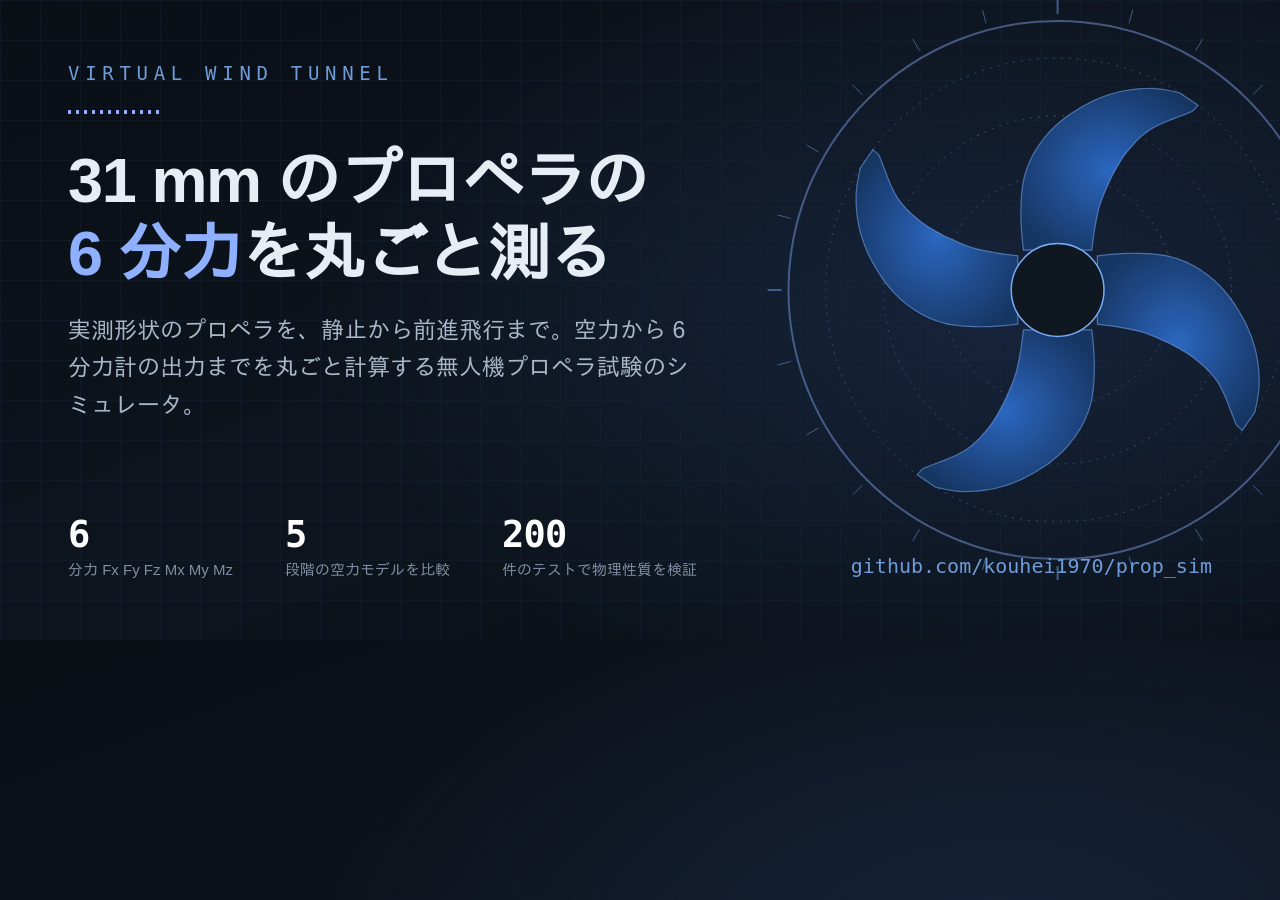
<file: docs/social/og-card.html>
<!doctype html>
<html><head><meta charset="utf-8"><style>
  * { margin:0; padding:0; box-sizing:border-box; }
  body { width:1280px; height:640px; overflow:hidden;
    background:
      radial-gradient(1100px 640px at 78% 50%, #16233a 0%, transparent 62%),
      linear-gradient(160deg, #0a0f16 0%, #0d141d 55%, #0a1017 100%);
    color:#e7edf4;
    font-family: "Liberation Sans","DejaVu Sans","Noto Sans CJK JP",
      "IPAGothic","Hiragino Sans",sans-serif;
    position:relative; }
  .grid { position:absolute; inset:0;
    background-image:
      linear-gradient(#1b2a3d 1px, transparent 1px),
      linear-gradient(90deg, #1b2a3d 1px, transparent 1px);
    background-size: 40px 40px; opacity:.32; }
  .art { position:absolute; right:-40px; top:-30px; opacity:.95; }
  .wrap { position:relative; padding:62px 68px; height:100%;
    display:flex; flex-direction:column; justify-content:space-between; }
  .eyebrow { font-family:"DejaVu Sans Mono","Liberation Mono",monospace;
    font-size:19px; letter-spacing:.30em; text-transform:uppercase;
    color:#6f9bd8; }
  h1 { font-size:63px; line-height:1.16; font-weight:800;
    letter-spacing:-.022em; max-width:730px; }
  h1 .hl { color:#8fb0ff; }
  .sub { font-size:23px; line-height:1.62; color:#a9b7c8;
    max-width:640px; margin-top:22px; }
  .stats { display:flex; gap:52px; align-items:flex-end; }
  .stat .v { font-family:"DejaVu Sans Mono","Liberation Mono",monospace;
    font-size:37px; font-weight:700; color:#fff; letter-spacing:-.02em; }
  .stat .v span { font-size:17px; color:#7f8ea3; margin-left:5px; }
  .stat .k { font-size:15px; color:#7f8ea3; margin-top:5px; }
  .repo { font-family:"DejaVu Sans Mono","Liberation Mono",monospace;
    font-size:20px; color:#6f9bd8; }
  .rule { height:4px; width:96px; margin:26px 0 0;
    background:repeating-linear-gradient(90deg,#8fb0ff 0 3px,transparent 3px 8px); }
</style></head><body>
  <div class="grid"></div>
  <div class="art"><svg width="1280" height="640" viewBox="0 0 1280 640">
  <defs>
    <radialGradient id="bladeGrad" cx="50%" cy="50%" r="60%">
      <stop offset="0%" stop-color="#2f6fd0" stop-opacity="0.95"/>
      <stop offset="100%" stop-color="#173a6b" stop-opacity="0.9"/>
    </radialGradient>
  </defs>
  <circle cx="1017.6" cy="320.0" r="116.0" fill="none" stroke="#3a5578" stroke-width="1" stroke-dasharray="2 6"/>
<circle cx="1017.6" cy="320.0" r="174.0" fill="none" stroke="#3a5578" stroke-width="1" stroke-dasharray="2 6"/>
<circle cx="1017.6" cy="320.0" r="232.0" fill="none" stroke="#3a5578" stroke-width="1" stroke-dasharray="2 6"/>
  <circle cx="1017.6" cy="320.0" r="269.1" fill="none" stroke="#8fb0ff" stroke-width="2" stroke-opacity="0.45"/>
  <line x1="1293.7" y1="320.0" x2="1307.6" y2="320.0" stroke="#43648f" stroke-width="2"/>
<line x1="1284.3" y1="391.5" x2="1297.7" y2="395.1" stroke="#43648f" stroke-width="1"/>
<line x1="1256.7" y1="458.0" x2="1268.7" y2="465.0" stroke="#43648f" stroke-width="1"/>
<line x1="1212.8" y1="515.2" x2="1222.7" y2="525.1" stroke="#43648f" stroke-width="1"/>
<line x1="1155.6" y1="559.1" x2="1162.6" y2="571.1" stroke="#43648f" stroke-width="1"/>
<line x1="1089.1" y1="586.7" x2="1092.7" y2="600.1" stroke="#43648f" stroke-width="1"/>
<line x1="1017.6" y1="596.1" x2="1017.6" y2="610.0" stroke="#43648f" stroke-width="2"/>
<line x1="946.1" y1="586.7" x2="942.5" y2="600.1" stroke="#43648f" stroke-width="1"/>
<line x1="879.6" y1="559.1" x2="872.6" y2="571.1" stroke="#43648f" stroke-width="1"/>
<line x1="822.4" y1="515.2" x2="812.5" y2="525.1" stroke="#43648f" stroke-width="1"/>
<line x1="778.5" y1="458.0" x2="766.5" y2="465.0" stroke="#43648f" stroke-width="1"/>
<line x1="750.9" y1="391.5" x2="737.5" y2="395.1" stroke="#43648f" stroke-width="1"/>
<line x1="741.5" y1="320.0" x2="727.6" y2="320.0" stroke="#43648f" stroke-width="2"/>
<line x1="750.9" y1="248.5" x2="737.5" y2="244.9" stroke="#43648f" stroke-width="1"/>
<line x1="778.5" y1="182.0" x2="766.5" y2="175.0" stroke="#43648f" stroke-width="1"/>
<line x1="822.4" y1="124.8" x2="812.5" y2="114.9" stroke="#43648f" stroke-width="1"/>
<line x1="879.6" y1="80.9" x2="872.6" y2="68.9" stroke="#43648f" stroke-width="1"/>
<line x1="946.1" y1="53.3" x2="942.5" y2="39.9" stroke="#43648f" stroke-width="1"/>
<line x1="1017.6" y1="43.9" x2="1017.6" y2="30.0" stroke="#43648f" stroke-width="2"/>
<line x1="1089.1" y1="53.3" x2="1092.7" y2="39.9" stroke="#43648f" stroke-width="1"/>
<line x1="1155.6" y1="80.9" x2="1162.6" y2="68.9" stroke="#43648f" stroke-width="1"/>
<line x1="1212.8" y1="124.8" x2="1222.7" y2="114.9" stroke="#43648f" stroke-width="1"/>
<line x1="1256.7" y1="182.0" x2="1268.7" y2="175.0" stroke="#43648f" stroke-width="1"/>
<line x1="1284.3" y1="248.5" x2="1297.7" y2="244.9" stroke="#43648f" stroke-width="1"/>
  <path d="M 1057.40 285.87 L 1060.97 285.40 L 1064.50 285.00 L 1068.00 284.64 L 1071.47 284.34 L 1074.93 284.08 L 1078.33 283.82 L 1081.73 283.60 L 1085.11 283.43 L 1088.49 283.31 L 1091.87 283.24 L 1095.26 283.26 L 1098.65 283.35 L 1102.04 283.47 L 1105.38 283.57 L 1108.73 283.72 L 1112.08 283.94 L 1115.44 284.23 L 1118.80 284.59 L 1122.17 285.05 L 1125.55 285.59 L 1128.96 286.31 L 1132.40 287.21 L 1135.83 288.21 L 1139.29 289.40 L 1142.74 290.70 L 1146.18 292.14 L 1149.63 293.76 L 1153.05 295.50 L 1156.48 297.48 L 1159.88 299.61 L 1163.26 301.87 L 1166.60 304.30 L 1169.90 306.85 L 1173.16 309.55 L 1176.37 312.40 L 1179.53 315.41 L 1182.64 318.79 L 1185.67 322.31 L 1188.62 325.99 L 1191.50 329.83 L 1194.28 333.81 L 1196.96 337.95 L 1199.55 342.23 L 1202.04 346.59 L 1204.43 351.02 L 1206.72 355.58 L 1208.85 360.41 L 1210.86 365.41 L 1212.71 370.60 L 1214.38 376.07 L 1215.88 381.67 L 1217.09 387.79 L 1218.05 394.19 L 1218.77 400.77 L 1219.11 407.86 L 1219.19 415.05 L 1218.43 423.45 L 1216.86 432.76 L 1214.89 442.07 L 1202.26 460.44 L 1200.03 458.35 L 1197.67 456.42 L 1195.78 453.87 L 1194.53 450.46 L 1193.15 447.19 L 1191.89 443.72 L 1190.55 440.34 L 1189.18 436.95 L 1187.92 433.38 L 1186.55 429.94 L 1185.13 426.51 L 1183.64 423.17 L 1182.05 419.94 L 1180.42 416.73 L 1178.70 413.65 L 1176.85 410.78 L 1174.87 408.08 L 1172.82 405.52 L 1170.70 403.05 L 1168.50 400.71 L 1166.24 398.48 L 1163.92 396.35 L 1161.54 394.33 L 1159.20 392.22 L 1156.82 390.19 L 1154.38 388.26 L 1151.90 386.42 L 1149.36 384.68 L 1146.80 383.00 L 1144.18 381.42 L 1141.54 379.90 L 1138.90 378.35 L 1136.22 376.90 L 1133.53 375.47 L 1130.82 374.08 L 1128.08 372.77 L 1125.33 371.46 L 1122.55 370.23 L 1119.77 368.97 L 1117.00 367.71 L 1114.20 366.51 L 1111.38 365.36 L 1108.52 364.27 L 1105.63 363.25 L 1102.71 362.30 L 1099.76 361.40 L 1096.73 360.64 L 1093.65 359.96 L 1090.55 359.30 L 1087.44 358.66 L 1084.29 358.06 L 1081.10 357.48 L 1077.88 356.93 L 1074.61 356.41 L 1071.27 355.96 L 1067.89 355.52 L 1064.45 355.07 L 1060.95 354.61 L 1057.40 354.13 Z" fill="url(#bladeGrad)" stroke="#7fb3ff" stroke-width="1.2" stroke-opacity="0.55"/>
<path d="M 1051.73 359.80 L 1052.20 363.37 L 1052.60 366.90 L 1052.96 370.40 L 1053.26 373.87 L 1053.52 377.33 L 1053.78 380.73 L 1054.00 384.13 L 1054.17 387.51 L 1054.29 390.89 L 1054.36 394.27 L 1054.34 397.66 L 1054.25 401.05 L 1054.13 404.44 L 1054.03 407.78 L 1053.88 411.13 L 1053.66 414.48 L 1053.37 417.84 L 1053.01 421.20 L 1052.55 424.57 L 1052.01 427.95 L 1051.29 431.36 L 1050.39 434.80 L 1049.39 438.23 L 1048.20 441.69 L 1046.90 445.14 L 1045.46 448.58 L 1043.84 452.03 L 1042.10 455.45 L 1040.12 458.88 L 1037.99 462.28 L 1035.73 465.66 L 1033.30 469.00 L 1030.75 472.30 L 1028.05 475.56 L 1025.20 478.77 L 1022.19 481.93 L 1018.81 485.04 L 1015.29 488.07 L 1011.61 491.02 L 1007.77 493.90 L 1003.79 496.68 L 999.65 499.36 L 995.37 501.95 L 991.01 504.44 L 986.58 506.83 L 982.02 509.12 L 977.19 511.25 L 972.19 513.26 L 967.00 515.11 L 961.53 516.78 L 955.93 518.28 L 949.81 519.49 L 943.41 520.45 L 936.83 521.17 L 929.74 521.51 L 922.55 521.59 L 914.15 520.83 L 904.84 519.26 L 895.53 517.29 L 877.16 504.66 L 879.25 502.43 L 881.18 500.07 L 883.73 498.18 L 887.14 496.93 L 890.41 495.55 L 893.88 494.29 L 897.26 492.95 L 900.65 491.58 L 904.22 490.32 L 907.66 488.95 L 911.09 487.53 L 914.43 486.04 L 917.66 484.45 L 920.87 482.82 L 923.95 481.10 L 926.82 479.25 L 929.52 477.27 L 932.08 475.22 L 934.55 473.10 L 936.89 470.90 L 939.12 468.64 L 941.25 466.32 L 943.27 463.94 L 945.38 461.60 L 947.41 459.22 L 949.34 456.78 L 951.18 454.30 L 952.92 451.76 L 954.60 449.20 L 956.18 446.58 L 957.70 443.94 L 959.25 441.30 L 960.70 438.62 L 962.13 435.93 L 963.52 433.22 L 964.83 430.48 L 966.14 427.73 L 967.37 424.95 L 968.63 422.17 L 969.89 419.40 L 971.09 416.60 L 972.24 413.78 L 973.33 410.92 L 974.35 408.03 L 975.30 405.11 L 976.20 402.16 L 976.96 399.13 L 977.64 396.05 L 978.30 392.95 L 978.94 389.84 L 979.54 386.69 L 980.12 383.50 L 980.67 380.28 L 981.19 377.01 L 981.64 373.67 L 982.08 370.29 L 982.53 366.85 L 982.99 363.35 L 983.47 359.80 Z" fill="url(#bladeGrad)" stroke="#7fb3ff" stroke-width="1.2" stroke-opacity="0.55"/>
<path d="M 977.80 354.13 L 974.23 354.60 L 970.70 355.00 L 967.20 355.36 L 963.73 355.66 L 960.27 355.92 L 956.87 356.18 L 953.47 356.40 L 950.09 356.57 L 946.71 356.69 L 943.33 356.76 L 939.94 356.74 L 936.55 356.65 L 933.16 356.53 L 929.82 356.43 L 926.47 356.28 L 923.12 356.06 L 919.76 355.77 L 916.40 355.41 L 913.03 354.95 L 909.65 354.41 L 906.24 353.69 L 902.80 352.79 L 899.37 351.79 L 895.91 350.60 L 892.46 349.30 L 889.02 347.86 L 885.57 346.24 L 882.15 344.50 L 878.72 342.52 L 875.32 340.39 L 871.94 338.13 L 868.60 335.70 L 865.30 333.15 L 862.04 330.45 L 858.83 327.60 L 855.67 324.59 L 852.56 321.21 L 849.53 317.69 L 846.58 314.01 L 843.70 310.17 L 840.92 306.19 L 838.24 302.05 L 835.65 297.77 L 833.16 293.41 L 830.77 288.98 L 828.48 284.42 L 826.35 279.59 L 824.34 274.59 L 822.49 269.40 L 820.82 263.93 L 819.32 258.33 L 818.11 252.21 L 817.15 245.81 L 816.43 239.23 L 816.09 232.14 L 816.01 224.95 L 816.77 216.55 L 818.34 207.24 L 820.31 197.93 L 832.94 179.56 L 835.17 181.65 L 837.53 183.58 L 839.42 186.13 L 840.67 189.54 L 842.05 192.81 L 843.31 196.28 L 844.65 199.66 L 846.02 203.05 L 847.28 206.62 L 848.65 210.06 L 850.07 213.49 L 851.56 216.83 L 853.15 220.06 L 854.78 223.27 L 856.50 226.35 L 858.35 229.22 L 860.33 231.92 L 862.38 234.48 L 864.50 236.95 L 866.70 239.29 L 868.96 241.52 L 871.28 243.65 L 873.66 245.67 L 876.00 247.78 L 878.38 249.81 L 880.82 251.74 L 883.30 253.58 L 885.84 255.32 L 888.40 257.00 L 891.02 258.58 L 893.66 260.10 L 896.30 261.65 L 898.98 263.10 L 901.67 264.53 L 904.38 265.92 L 907.12 267.23 L 909.87 268.54 L 912.65 269.77 L 915.43 271.03 L 918.20 272.29 L 921.00 273.49 L 923.82 274.64 L 926.68 275.73 L 929.57 276.75 L 932.49 277.70 L 935.44 278.60 L 938.47 279.36 L 941.55 280.04 L 944.65 280.70 L 947.76 281.34 L 950.91 281.94 L 954.10 282.52 L 957.32 283.07 L 960.59 283.59 L 963.93 284.04 L 967.31 284.48 L 970.75 284.93 L 974.25 285.39 L 977.80 285.87 Z" fill="url(#bladeGrad)" stroke="#7fb3ff" stroke-width="1.2" stroke-opacity="0.55"/>
<path d="M 983.47 280.20 L 983.00 276.63 L 982.60 273.10 L 982.24 269.60 L 981.94 266.13 L 981.68 262.67 L 981.42 259.27 L 981.20 255.87 L 981.03 252.49 L 980.91 249.11 L 980.84 245.73 L 980.86 242.34 L 980.95 238.95 L 981.07 235.56 L 981.17 232.22 L 981.32 228.87 L 981.54 225.52 L 981.83 222.16 L 982.19 218.80 L 982.65 215.43 L 983.19 212.05 L 983.91 208.64 L 984.81 205.20 L 985.81 201.77 L 987.00 198.31 L 988.30 194.86 L 989.74 191.42 L 991.36 187.97 L 993.10 184.55 L 995.08 181.12 L 997.21 177.72 L 999.47 174.34 L 1001.90 171.00 L 1004.45 167.70 L 1007.15 164.44 L 1010.00 161.23 L 1013.01 158.07 L 1016.39 154.96 L 1019.91 151.93 L 1023.59 148.98 L 1027.43 146.10 L 1031.41 143.32 L 1035.55 140.64 L 1039.83 138.05 L 1044.19 135.56 L 1048.62 133.17 L 1053.18 130.88 L 1058.01 128.75 L 1063.01 126.74 L 1068.20 124.89 L 1073.67 123.22 L 1079.27 121.72 L 1085.39 120.51 L 1091.79 119.55 L 1098.37 118.83 L 1105.46 118.49 L 1112.65 118.41 L 1121.05 119.17 L 1130.36 120.74 L 1139.67 122.71 L 1158.04 135.34 L 1155.95 137.57 L 1154.02 139.93 L 1151.47 141.82 L 1148.06 143.07 L 1144.79 144.45 L 1141.32 145.71 L 1137.94 147.05 L 1134.55 148.42 L 1130.98 149.68 L 1127.54 151.05 L 1124.11 152.47 L 1120.77 153.96 L 1117.54 155.55 L 1114.33 157.18 L 1111.25 158.90 L 1108.38 160.75 L 1105.68 162.73 L 1103.12 164.78 L 1100.65 166.90 L 1098.31 169.10 L 1096.08 171.36 L 1093.95 173.68 L 1091.93 176.06 L 1089.82 178.40 L 1087.79 180.78 L 1085.86 183.22 L 1084.02 185.70 L 1082.28 188.24 L 1080.60 190.80 L 1079.02 193.42 L 1077.50 196.06 L 1075.95 198.70 L 1074.50 201.38 L 1073.07 204.07 L 1071.68 206.78 L 1070.37 209.52 L 1069.06 212.27 L 1067.83 215.05 L 1066.57 217.83 L 1065.31 220.60 L 1064.11 223.40 L 1062.96 226.22 L 1061.87 229.08 L 1060.85 231.97 L 1059.90 234.89 L 1059.00 237.84 L 1058.24 240.87 L 1057.56 243.95 L 1056.90 247.05 L 1056.26 250.16 L 1055.66 253.31 L 1055.08 256.50 L 1054.53 259.72 L 1054.01 262.99 L 1053.56 266.33 L 1053.12 269.71 L 1052.67 273.15 L 1052.21 276.65 L 1051.73 280.20 Z" fill="url(#bladeGrad)" stroke="#7fb3ff" stroke-width="1.2" stroke-opacity="0.55"/>
  <circle cx="1017.6" cy="320.0" r="46.4" fill="#0f1720"
          stroke="#7fb3ff" stroke-width="1.5"/>
</svg></div>
  <div class="wrap">
    <div>
      <div class="eyebrow">Virtual Wind Tunnel</div>
      <div class="rule"></div>
      <h1 style="margin-top:30px">31&nbsp;mm のプロペラの<br><span class="hl">6 分力</span>を丸ごと測る</h1>
      <div class="sub">実測形状のプロペラを、静止から前進飛行まで。空力から 6 分力計の出力までを丸ごと計算する無人機プロペラ試験のシミュレータ。</div>
    </div>
    <div class="stats">
      <div class="stat"><div class="v">6<span></span></div><div class="k">分力 Fx Fy Fz Mx My Mz</div></div>
<div class="stat"><div class="v">5<span></span></div><div class="k">段階の空力モデルを比較</div></div>
<div class="stat"><div class="v">200<span></span></div><div class="k">件のテストで物理性質を検証</div></div>
      <div style="flex:1"></div>
      <div class="repo">github.com/kouhei1970/prop_sim</div>
    </div>
  </div>
</body></html>
</file>
<file: docs/report/style.css>
/* prop_sim virtual wind tunnel report
   測定器の記録紙をイメージした配色・組版。ライト/ダーク両対応。 */

:root {
  color-scheme: light dark;

  --paper:      #f4f6f8;
  --surface:    #ffffff;
  --surface-2:  #eef1f5;
  --ink:        #0e141b;
  --ink-2:      #333e4c;
  --muted:      #66717f;
  --rule:       #d7dee6;
  --rule-soft:  #e6ebf0;
  --accent:     #17458f;
  --accent-2:   #2563eb;
  --accent-soft:#e6edfa;
  --warn:       #8a4a06;
  --warn-soft:  #fbf1e3;

  --sans: system-ui, -apple-system, "Segoe UI", "Hiragino Sans",
          "Hiragino Kaku Gothic ProN", "Yu Gothic", "Noto Sans JP",
          "Meiryo", sans-serif;
  --mono: ui-monospace, SFMono-Regular, "SF Mono", "Cascadia Mono", Menlo,
          Consolas, "Liberation Mono", monospace;

  --measure: 40rem;
  --gap: clamp(1.5rem, 3vw, 2.75rem);
}

@media (prefers-color-scheme: dark) {
  :root {
    --paper:      #0a0e13;
    --surface:    #111820;
    --surface-2:  #161e28;
    --ink:        #e7edf4;
    --ink-2:      #c2ccd8;
    --muted:      #8a95a3;
    --rule:       #222b36;
    --rule-soft:  #1a212a;
    --accent:     #8fb0ff;
    --accent-2:   #6f97f5;
    --accent-soft:#141f33;
    --warn:       #d99b4e;
    --warn-soft:  #241c11;
  }
}

:root[data-theme="dark"] {
  --paper:      #0a0e13;
  --surface:    #111820;
  --surface-2:  #161e28;
  --ink:        #e7edf4;
  --ink-2:      #c2ccd8;
  --muted:      #8a95a3;
  --rule:       #222b36;
  --rule-soft:  #1a212a;
  --accent:     #8fb0ff;
  --accent-2:   #6f97f5;
  --accent-soft:#141f33;
  --warn:       #d99b4e;
  --warn-soft:  #241c11;
}

:root[data-theme="light"] {
  --paper:      #f4f6f8;
  --surface:    #ffffff;
  --surface-2:  #eef1f5;
  --ink:        #0e141b;
  --ink-2:      #333e4c;
  --muted:      #66717f;
  --rule:       #d7dee6;
  --rule-soft:  #e6ebf0;
  --accent:     #17458f;
  --accent-2:   #2563eb;
  --accent-soft:#e6edfa;
  --warn:       #8a4a06;
  --warn-soft:  #fbf1e3;
}

/* ------------------------------------------------------------- base */
body {
  margin: 0;
  background: var(--paper);
  color: var(--ink-2);
  font-family: var(--sans);
  font-size: 16px;
  line-height: 1.9;
  -webkit-text-size-adjust: 100%;
}

.wrap {
  max-width: 68rem;
  margin: 0 auto;
  padding: clamp(2rem, 5vw, 4.5rem) clamp(1.1rem, 4vw, 2.5rem) 5rem;
  display: flex;
  flex-direction: column;
  gap: var(--gap);
}

h1, h2, h3 { color: var(--ink); text-wrap: balance; line-height: 1.45; }
h1 { font-size: clamp(1.9rem, 4.6vw, 3rem); line-height: 1.25;
     letter-spacing: -0.02em; font-weight: 700; margin: 0; }
h2 { font-size: clamp(1.2rem, 2.4vw, 1.5rem); letter-spacing: -0.01em;
     font-weight: 700; margin: 0 0 0.9rem; }
h3 { font-size: 1rem; letter-spacing: 0.01em; font-weight: 700;
     margin: 2rem 0 0.6rem; }
p { margin: 0 0 1rem; max-width: var(--measure); }
strong { color: var(--ink); font-weight: 700; }
em { font-style: normal; color: var(--accent); }
code { font-family: var(--mono); font-size: 0.88em;
       background: var(--surface-2); padding: 0.1em 0.35em; border-radius: 3px; }
a { color: var(--accent); text-underline-offset: 0.2em;
    text-decoration-thickness: 1px; }
a:focus-visible, summary:focus-visible {
  outline: 2px solid var(--accent-2); outline-offset: 3px; border-radius: 2px; }

sub, sup { font-size: 0.7em; }

/* --------------------------------------------------------- masthead */
.masthead { padding-bottom: 0.5rem; }
.eyebrow {
  font-family: var(--mono); font-size: 0.72rem; letter-spacing: 0.22em;
  text-transform: uppercase; color: var(--muted); margin: 0 0 1.1rem;
}
.masthead h1 { margin-bottom: 1.3rem; }
.masthead h1::after {
  content: ""; display: block; height: 3px; width: 6.5rem; margin-top: 1.3rem;
  background: repeating-linear-gradient(90deg,
    var(--accent) 0 2px, transparent 2px 6px);
}
.deck { font-size: 1.06rem; max-width: 46rem; color: var(--ink-2); }

.meta {
  display: flex; flex-wrap: wrap; gap: 0 2.5rem; margin: 1.8rem 0 0;
  padding-top: 1.2rem; border-top: 1px solid var(--rule);
  font-family: var(--mono); font-size: 0.78rem;
}
.meta div { display: flex; gap: 0.6rem; align-items: baseline; }
.meta dt { color: var(--muted); letter-spacing: 0.06em; }
.meta dd { margin: 0; color: var(--ink); }
.meta .flag { color: var(--warn); font-weight: 700; }

/* --------------------------------------------------------- readouts */
.readouts {
  display: grid; gap: 1px; background: var(--rule);
  grid-template-columns: repeat(auto-fit, minmax(13rem, 1fr));
  border: 1px solid var(--rule); border-radius: 4px; overflow: hidden;
}
.readout { background: var(--surface); padding: 1.3rem 1.3rem 1.15rem; }
.readout .k {
  font-family: var(--mono); font-size: 0.68rem; letter-spacing: 0.13em;
  text-transform: uppercase; color: var(--muted); margin: 0 0 0.5rem;
}
.readout .v {
  font-family: var(--mono); font-size: 1.85rem; line-height: 1.1;
  font-weight: 600; color: var(--ink); margin: 0 0 0.55rem;
  font-variant-numeric: tabular-nums; letter-spacing: -0.02em;
}
.readout .v .u {
  font-size: 0.8rem; font-weight: 400; color: var(--muted);
  margin-left: 0.45em; letter-spacing: 0.04em;
}
.readout .n { font-size: 0.82rem; line-height: 1.6; color: var(--muted); margin: 0; }

/* ----------------------------------------------------------- panels */
.panel {
  background: var(--surface); border: 1px solid var(--rule);
  border-radius: 4px; padding: clamp(1.4rem, 3vw, 2.2rem);
}
.panel.caution {
  background: var(--warn-soft); border-color: color-mix(in srgb, var(--warn) 35%, transparent);
}
.panel.caution h2 { color: var(--warn); }
.panel.caution em { color: var(--warn); font-weight: 600; }
.panel > :last-child { margin-bottom: 0; }

/* ----------------------------------------------------- test matrix */
.matrix h2 {
  font-family: var(--mono); font-size: 0.72rem; letter-spacing: 0.22em;
  text-transform: uppercase; color: var(--muted); font-weight: 500;
  margin-bottom: 0.9rem;
}
.matrix { overflow-x: auto; }
.matrix table { width: 100%; border-collapse: collapse; font-size: 0.86rem;
                min-width: 30rem; }
.matrix th, .matrix td {
  text-align: left; padding: 0.55rem 0.9rem 0.55rem 0;
  border-bottom: 1px solid var(--rule-soft);
}
.matrix thead th {
  font-family: var(--mono); font-size: 0.68rem; letter-spacing: 0.13em;
  text-transform: uppercase; color: var(--muted); font-weight: 500;
  border-bottom: 1px solid var(--rule);
}
.matrix tbody td:first-child a {
  font-family: var(--mono); font-weight: 700; text-decoration: none;
  display: inline-block; min-width: 1.6rem;
}

/* -------------------------------------------------------------- run */
.run {
  display: grid; grid-template-columns: 7rem minmax(0, 1fr); gap: 0 2.2rem;
  padding-top: 1.6rem; border-top: 2px solid var(--ink);
  scroll-margin-top: 1.5rem;
}
.rail {
  display: flex; flex-direction: column; gap: 0.35rem;
  position: sticky; top: 1.5rem; align-self: start;
}
.run-id {
  font-family: var(--mono); font-size: 0.74rem; letter-spacing: 0.16em;
  text-transform: uppercase; font-weight: 700; color: var(--ink);
}
.sym {
  font-family: var(--mono); font-size: 0.78rem; color: var(--accent);
}
.rail::after {
  content: ""; display: block; margin-top: 0.5rem; height: 2.5rem; width: 100%;
  background: repeating-linear-gradient(180deg,
    var(--rule) 0 1px, transparent 1px 7px);
}
.run .body > :last-child { margin-bottom: 0; }

@media (max-width: 860px) {
  .run { grid-template-columns: minmax(0, 1fr); gap: 0.8rem; }
  .rail { position: static; flex-direction: row; gap: 1rem; align-items: baseline; }
  .rail::after { display: none; }
}

/* ----------------------------------------------------------- figure */
figure { margin: 1.6rem 0 1.9rem; }
.fig-box {
  background: var(--surface); border: 1px solid var(--rule); border-radius: 4px;
  padding: 0.9rem 0.6rem 0.4rem; overflow-x: auto; color: var(--ink-2);
}
.fig-box svg,
.fig-box img { display: block; width: 100%; height: auto; min-width: 34rem; }
figcaption {
  font-size: 0.79rem; line-height: 1.65; color: var(--muted);
  margin-top: 0.7rem; max-width: var(--measure);
}

/* ------------------------------------------------------------ table */
.table-scroll { overflow-x: auto; margin: 1.2rem 0 1.6rem; }
table.data {
  width: 100%; border-collapse: collapse; font-size: 0.86rem;
  font-variant-numeric: tabular-nums; background: var(--surface);
}
table.data th, table.data td {
  padding: 0.5rem 0.85rem; border-bottom: 1px solid var(--rule-soft);
  text-align: left; vertical-align: baseline;
}
table.data thead th {
  font-family: var(--mono); font-size: 0.68rem; letter-spacing: 0.1em;
  text-transform: uppercase; color: var(--muted); font-weight: 500;
  border-bottom: 1px solid var(--rule); white-space: nowrap;
}
table.data tbody th { color: var(--ink); font-weight: 600; white-space: nowrap; }
table.data .num {
  font-family: var(--mono); text-align: right; color: var(--ink);
  white-space: nowrap;
}
table.data thead th.num { text-align: right; }
table.data tbody tr:last-child td,
table.data tbody tr:last-child th { border-bottom: none; }
table.data.wide td:last-child { color: var(--muted); line-height: 1.6; }

/* ------------------------------------------------------- implication */
.implication {
  margin: 1.8rem 0 0; padding: 1.1rem 1.3rem 1.2rem;
  background: var(--accent-soft); border-radius: 4px;
  border-left: 3px solid var(--accent);
}
.implication h3 {
  margin: 0 0 0.6rem; font-family: var(--mono); font-size: 0.7rem;
  letter-spacing: 0.16em; text-transform: uppercase; color: var(--accent);
  font-weight: 700;
}
.implication ul, .panel ul, .panel ol { margin: 0; padding-left: 1.2rem; }
.implication li, .panel li { margin-bottom: 0.5rem; max-width: var(--measure); }
.implication li:last-child, .panel li:last-child { margin-bottom: 0; }

/* ------------------------------------------------------------ repro */
.repro pre {
  background: var(--surface-2); border: 1px solid var(--rule); border-radius: 4px;
  padding: 1rem 1.1rem; overflow-x: auto; font-size: 0.82rem; line-height: 1.7;
  margin: 1rem 0 1.4rem;
}
.repro pre code { background: none; padding: 0; font-size: inherit; }

/* --------------------------------------------------------- colophon */
.colophon {
  border-top: 1px solid var(--rule); padding-top: 1.4rem;
  font-size: 0.8rem; color: var(--muted);
}
.colophon p { margin: 0 0 0.3rem; max-width: none; }
.colophon .gen { font-family: var(--mono); font-size: 0.72rem; }

@media (prefers-reduced-motion: reduce) {
  * { animation: none !important; transition: none !important; scroll-behavior: auto !important; }
}

.note {
  font-size: 0.83rem; color: var(--muted); margin: 0 0 0.8rem;
  padding-left: 0.75rem; border-left: 2px solid var(--rule);
}
.unit-note {
  font-family: var(--sans); font-size: 0.62rem; letter-spacing: 0;
  text-transform: none; font-weight: 400; color: var(--muted);
}

table.data td.good { color: var(--accent); font-weight: 600; white-space: nowrap; }
table.data td.bad  { color: var(--warn);   font-weight: 600; white-space: nowrap; }
table.data td.muted-cell { color: var(--muted); font-weight: 600; white-space: nowrap; }
h4 { font-size: 0.82rem; font-family: var(--mono); letter-spacing: 0.1em;
     text-transform: uppercase; color: var(--muted); font-weight: 500;
     margin: 1.8rem 0 0.5rem; }
table.data .est { color: var(--warn); }
table.data td.unknown-cell { color: var(--warn); font-weight: 700; white-space: nowrap; }
</file>
